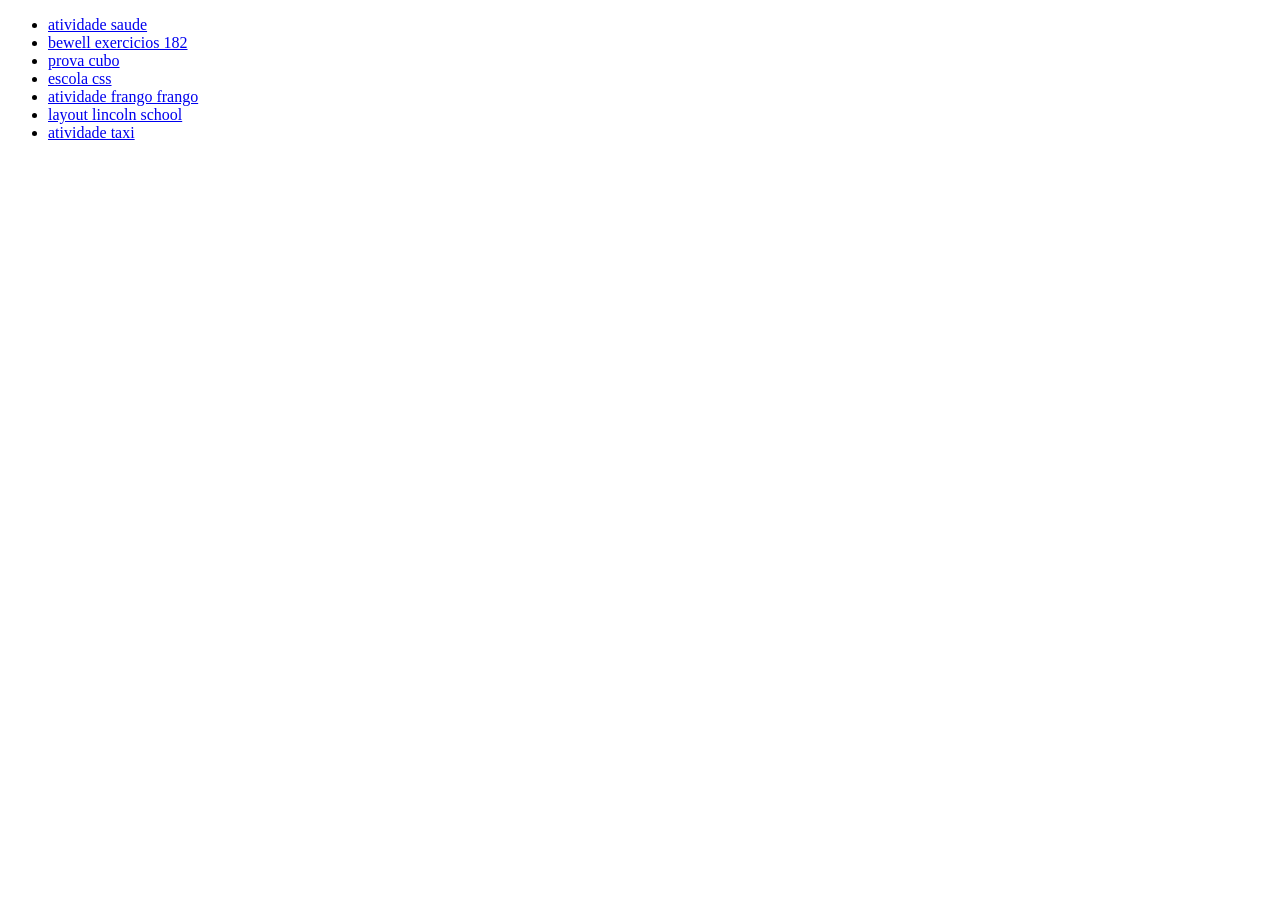
<file: index.html>
<!DOCTYPE html>
<html lang="en">
<head>
    <meta charset="UTF-8">
    <meta name="viewport" content="width=device-width, initial-scale=1.0">
    <title>desweb</title>
</head>
<body>
    <main>
        <ul>
            <li>
                <a href="atv-saudee/">atividade saude </a>
            </li>
            <li>
                <a href="BeWell-exercicios182/">bewell exercicios 182</a>
            </li>
            <li>
                <a href="cubo/">prova cubo</a>
            </li>
            <li>
                <a href="escola css/">escola css</a>
            </li>
            <li>
                <a href="frangofrango/">atividade frango frango</a>
            </li>
            <li>
                <a href="layout-lincolnschool/">layout lincoln school</a>
            </li>
            <li>
                <a href="atv-taxi/">atividade taxi</a>
            </li>
        </ul>
    </main>
</body>
</html>
</file>
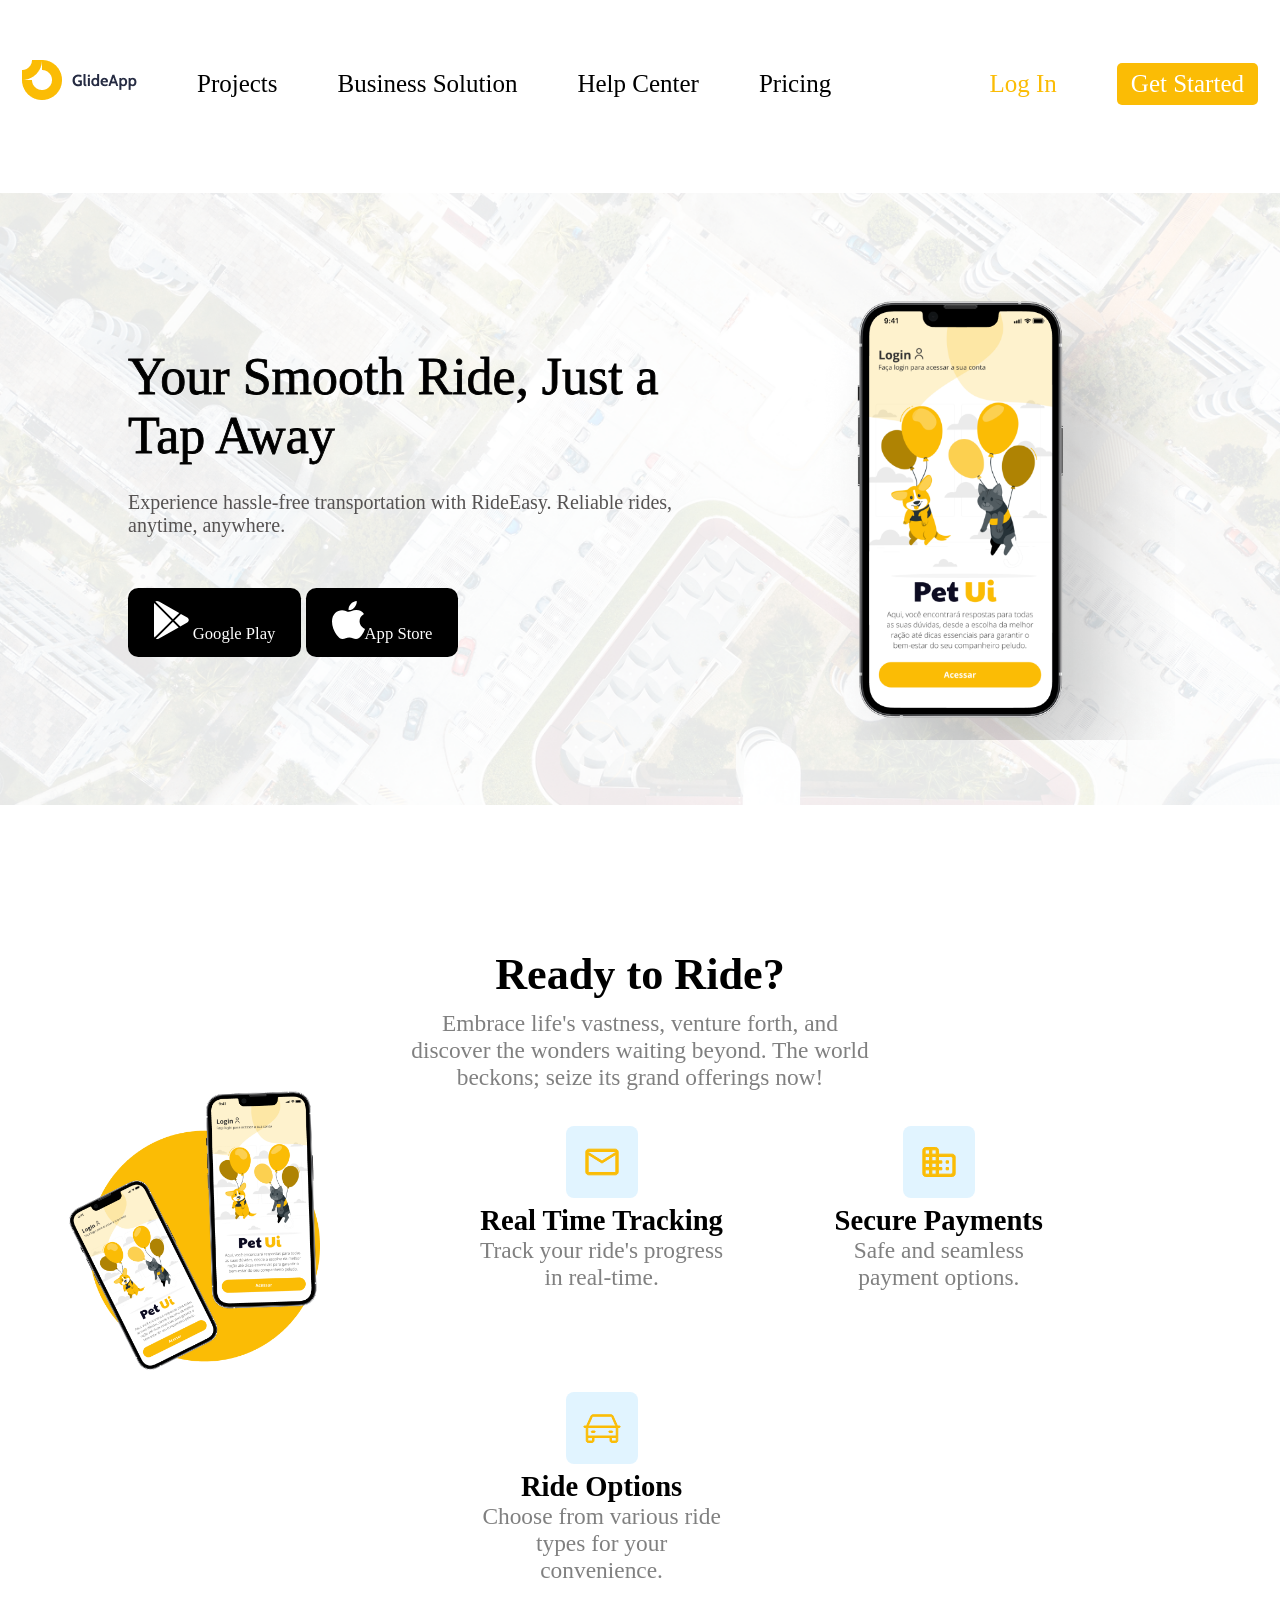
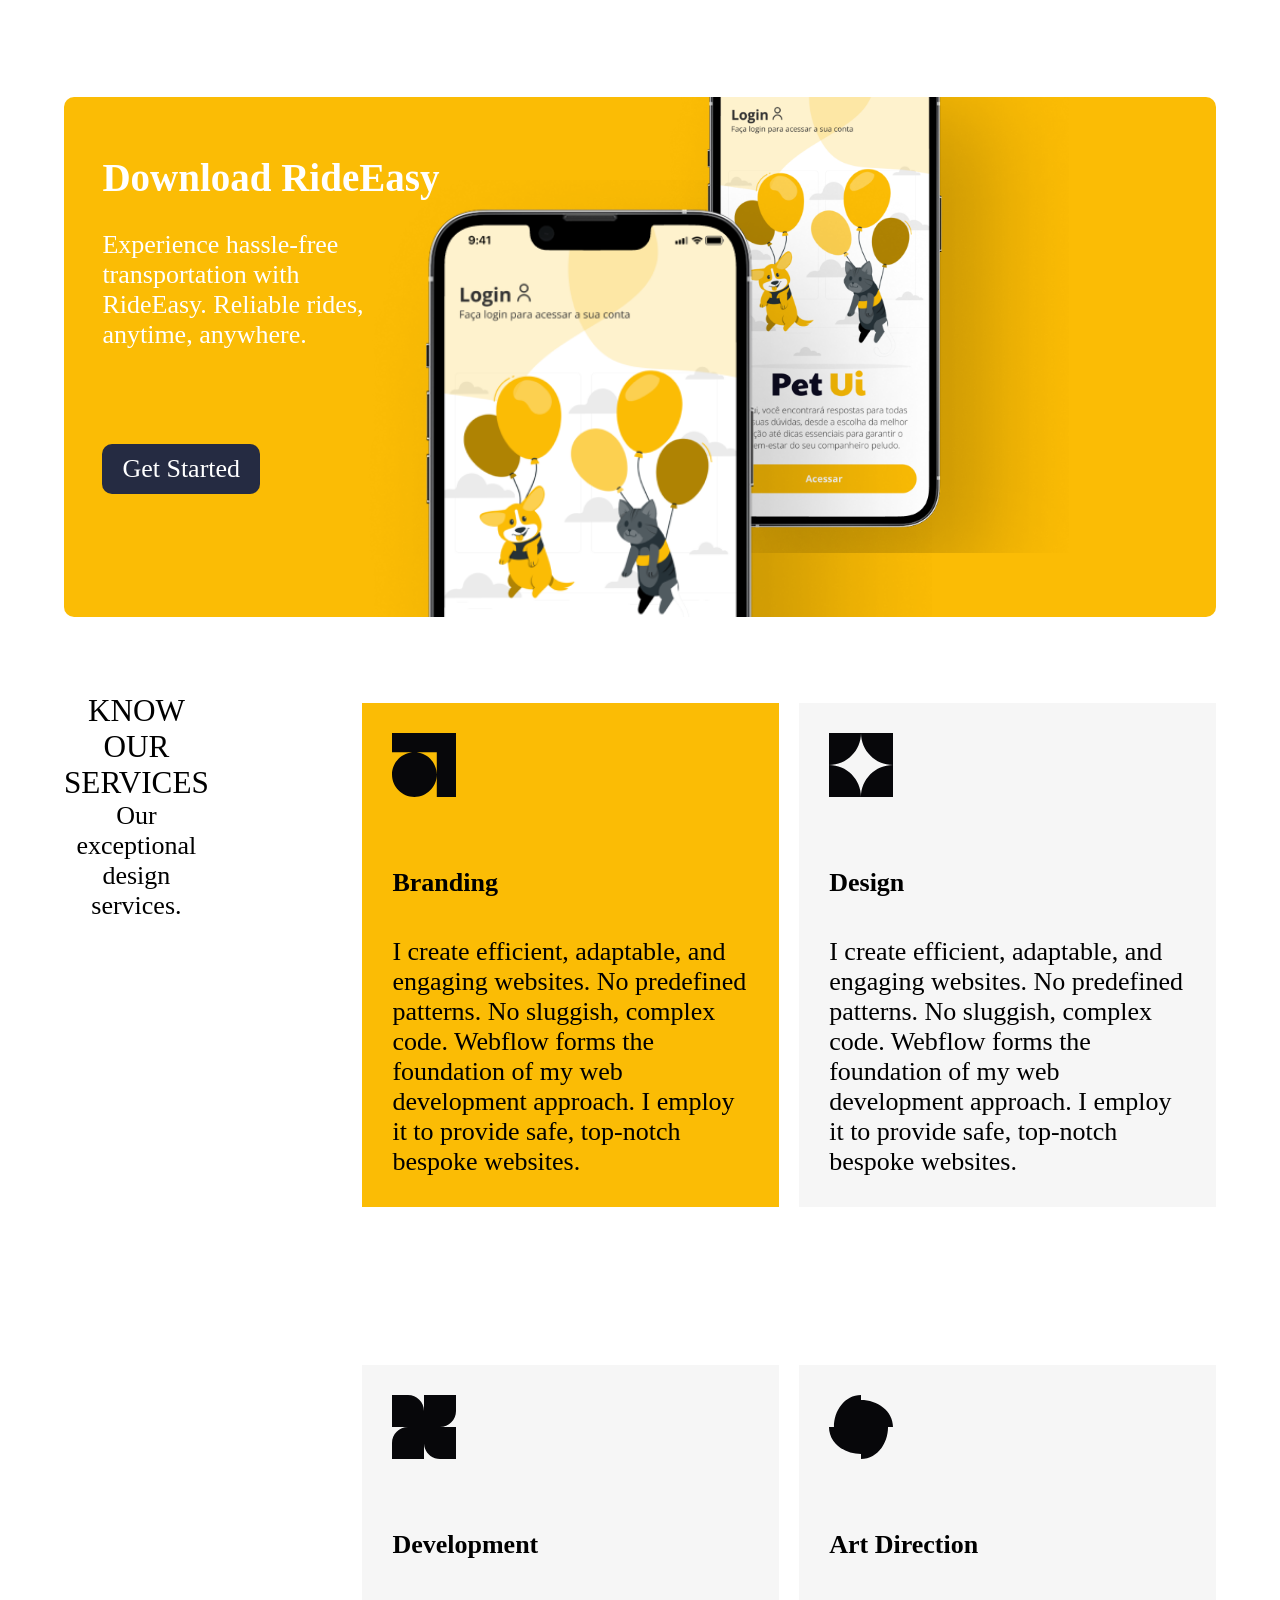
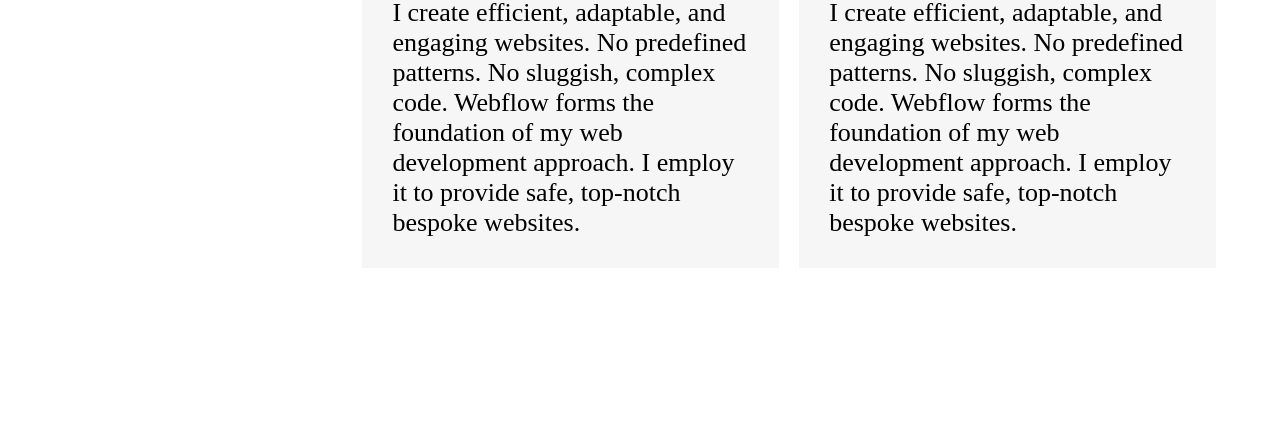
<file: atv-taxi/index.html>
<!doctype html>
<html lang="en">
  <head>
    <meta charset="UTF-8" />
    <meta name="viewport" content="width=device-width, initial-scale=1.0" />
    <title>atv saude</title>
    <link rel="stylesheet" href="css/reset.css" />
    <link rel="stylesheet" href="css/style.css" />
    <link rel="preconnect" href="https://fonts.googleapis.com" />
    <link rel="preconnect" href="https://fonts.gstatic.com" crossorigin />
    <link
      href="https://fonts.googleapis.com/css2?family=Libre+Franklin:ital,wght@0,100..900;1,100..900&display=swap" rel="stylesheet"/>
  </head>
  <body>
    <header>
      <nav>
        <ul>
          <li>
            <a href="index.html"><img src="images/logo-glide-app.png" alt="logo site"></a>
          </li>
          <li>
            <a href="#">Projects</a>
          </li>
          <li>
            <a href="#">Business Solution</a>
          </li>
          <li>
            <a href="#">Help Center</a>
          </li>
          <li>
            <a href="#">Pricing</a>
          </li>
        </ul>
        <ul>
          <li>
            <a href="#" class="login" >Log In</a>
          </li>
          <li>
            <a href="#" class="btn" >Get Started</a>
          </li>
        </ul>
      </nav>
    </header>
    <main>
      <section class="banner">
        <div class="text">
          <h2>
            Your Smooth Ride, Just a Tap Away
          </h2>
          <p>
            Experience hassle-free transportation with RideEasy. Reliable rides, anytime, anywhere.
          </p>
          <p>
            <a href="#"><img src="images/icon-button-google.svg" alt="imagem icone botao google"> <span>Google Play</span></a>
            <a href="#"><img src="images/icon-apple-ios.svg" alt="imagem icone botao apple ios"><span>App Store</span></a>
          </p>
        </div>
        <div class="img">
          <img src="images/iphone-pet-ui.png" alt="icone iphone">
        </div>
      </section>
      <section class="ready">
        <h2>
          Ready to Ride?
        </h2>
        <p>
          Embrace life's vastness, venture forth, and discover the wonders waiting beyond. The world beckons; seize its grand offerings now!
        </p>
        <div>
          <div class="img">
            <img src="images/smartphones-pet-uis.png" alt="telas do aplicativo">
          </div>
          <div class="lista">
            <ul>
              <li>
                <img src="images/icon-back-blue-letter.svg" alt="icone carta">
                <h3>
                  Real Time Tracking
                </h3>
                <p>
                  Track your ride's progress in real-time.
                </p>
              </li>
              <li>
                <img src="images/icon-back-blue-building.svg" alt="icone predio">
                <h3>
                  Secure Payments
                </h3>
                <p>
                  Safe and seamless payment options.
                </p>
              </li>
              <li>
                <img src="images/icon-back-blue-car.svg" alt="icone carro">
                <h3>
                  Ride Options
                </h3>
                <p>
                  Choose from various ride types for your convenience.
                </p>
              </li>
            </ul>
          </div>
        </div>
      </section>
      <section class="download">
        <h2>
          Download RideEasy
        </h2>
        <p>
          Experience hassle-free transportation with RideEasy. Reliable rides, anytime, anywhere.
        </p>
        <p>
          <a href="#">Get Started</a>
        </p>
      </section>
      <section class="services">
        <div class="text">
          <h2>
            KNOW OUR SERVICES
          </h2>
          <p>
            Our exceptional design services.
          </p>
        </div>
        <div class="list">
          <ul>
            <li class="destaque">
              <img src="images/icon-brading.svg" alt="icone branding">
              <h3>
                Branding
              </h3>
              <p>
                I create efficient, adaptable, and engaging websites. No predefined patterns. No sluggish, complex code. Webflow forms the foundation of my web development approach. I employ it to provide safe, top-notch bespoke websites.
              </p>
            </li>
            <li>
              <img src="images/icon-design.svg" alt="icone design">
              <h3>
                Design
              </h3>
              <p>
                I create efficient, adaptable, and engaging websites. No predefined patterns. No sluggish, complex code. Webflow forms the foundation of my web development approach. I employ it to provide safe, top-notch bespoke websites.
              </p>
            </li>
            <li>
              <img src="images/icon-development.svg" alt="icone development">
              <h3>
                Development
              </h3>
              <p>
                I create efficient, adaptable, and engaging websites. No predefined patterns. No sluggish, complex code. Webflow forms the foundation of my web development approach. I employ it to provide safe, top-notch bespoke websites.
              </p>
            </li>
            <li>
              <img src="images/icon-art.svg" alt="icone art directon">
              <h3>
                Art Direction
              </h3>
              <p>
                I create efficient, adaptable, and engaging websites. No predefined patterns. No sluggish, complex code. Webflow forms the foundation of my web development approach. I employ it to provide safe, top-notch bespoke websites.
              </p>
            </li>
          </ul>
        </div>
      </section>
    </main>
    <footer>

    </footer>
  </body>
</html>
</file>
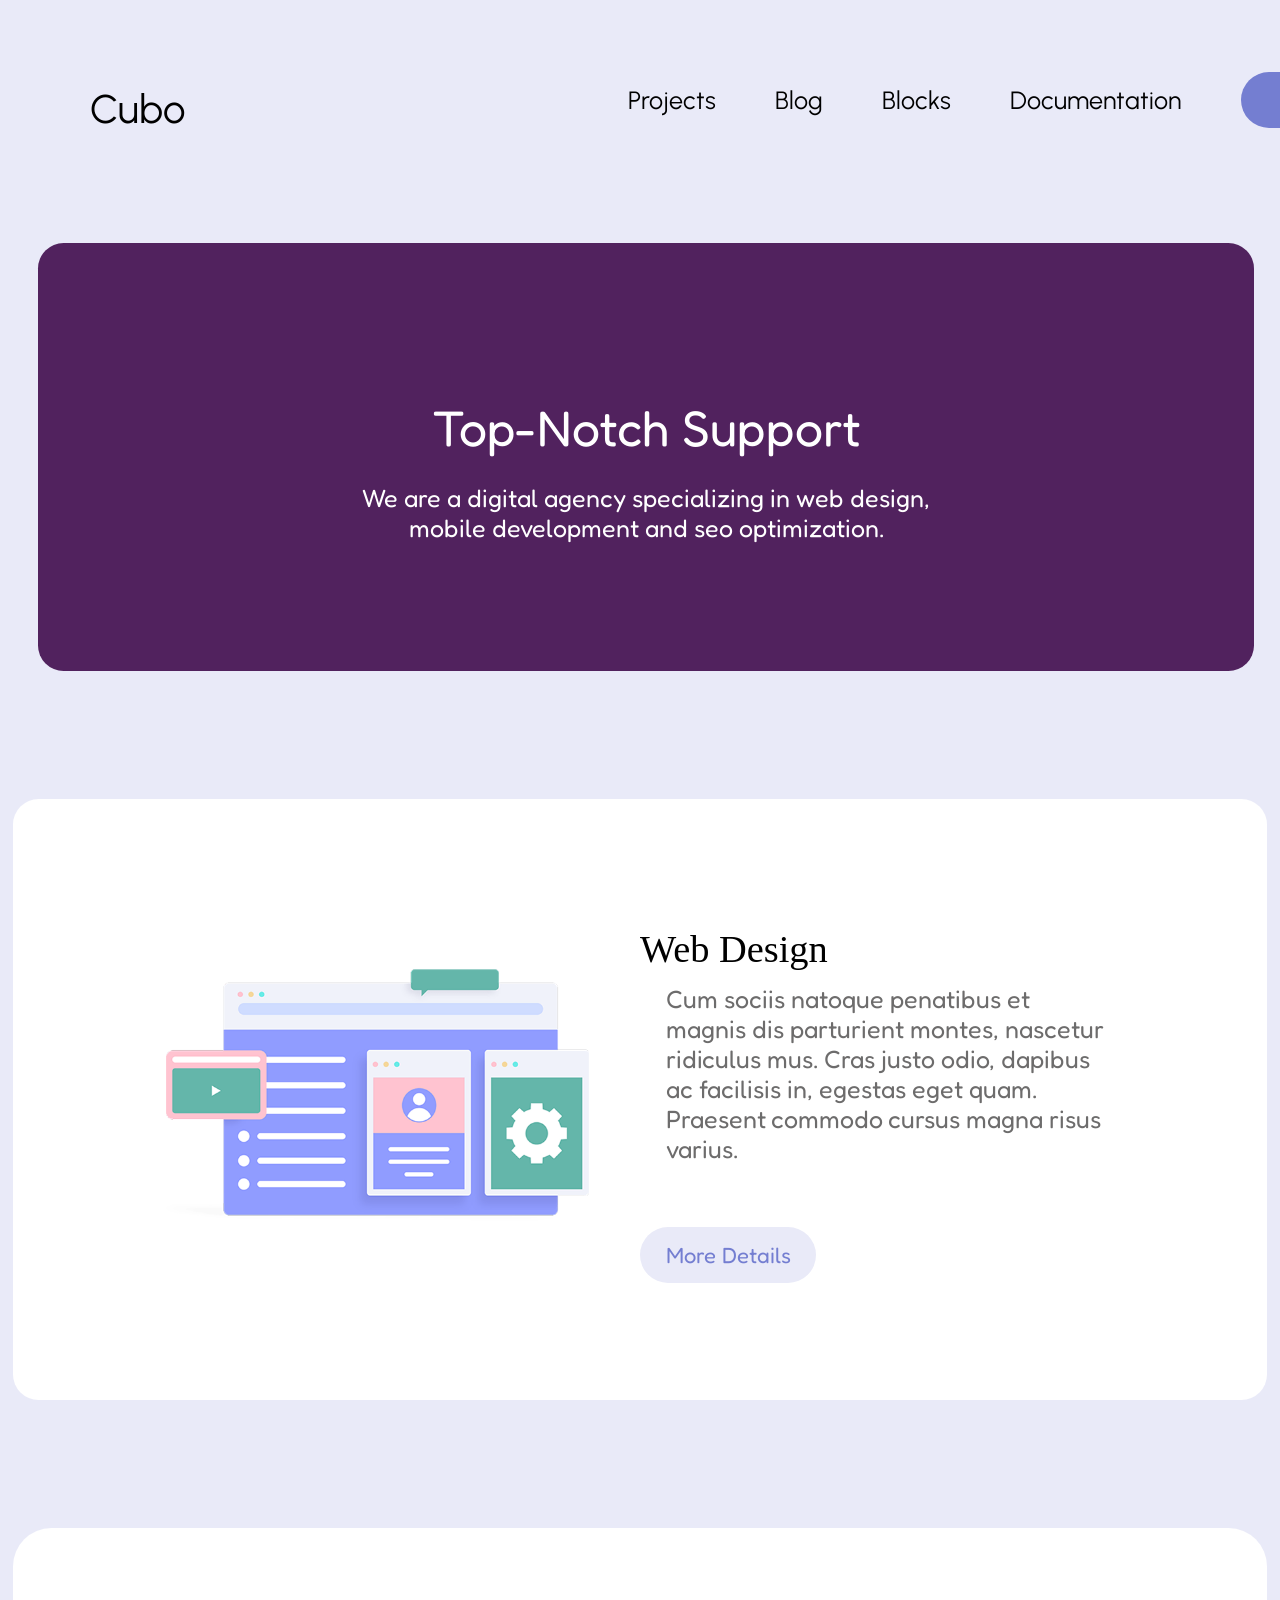
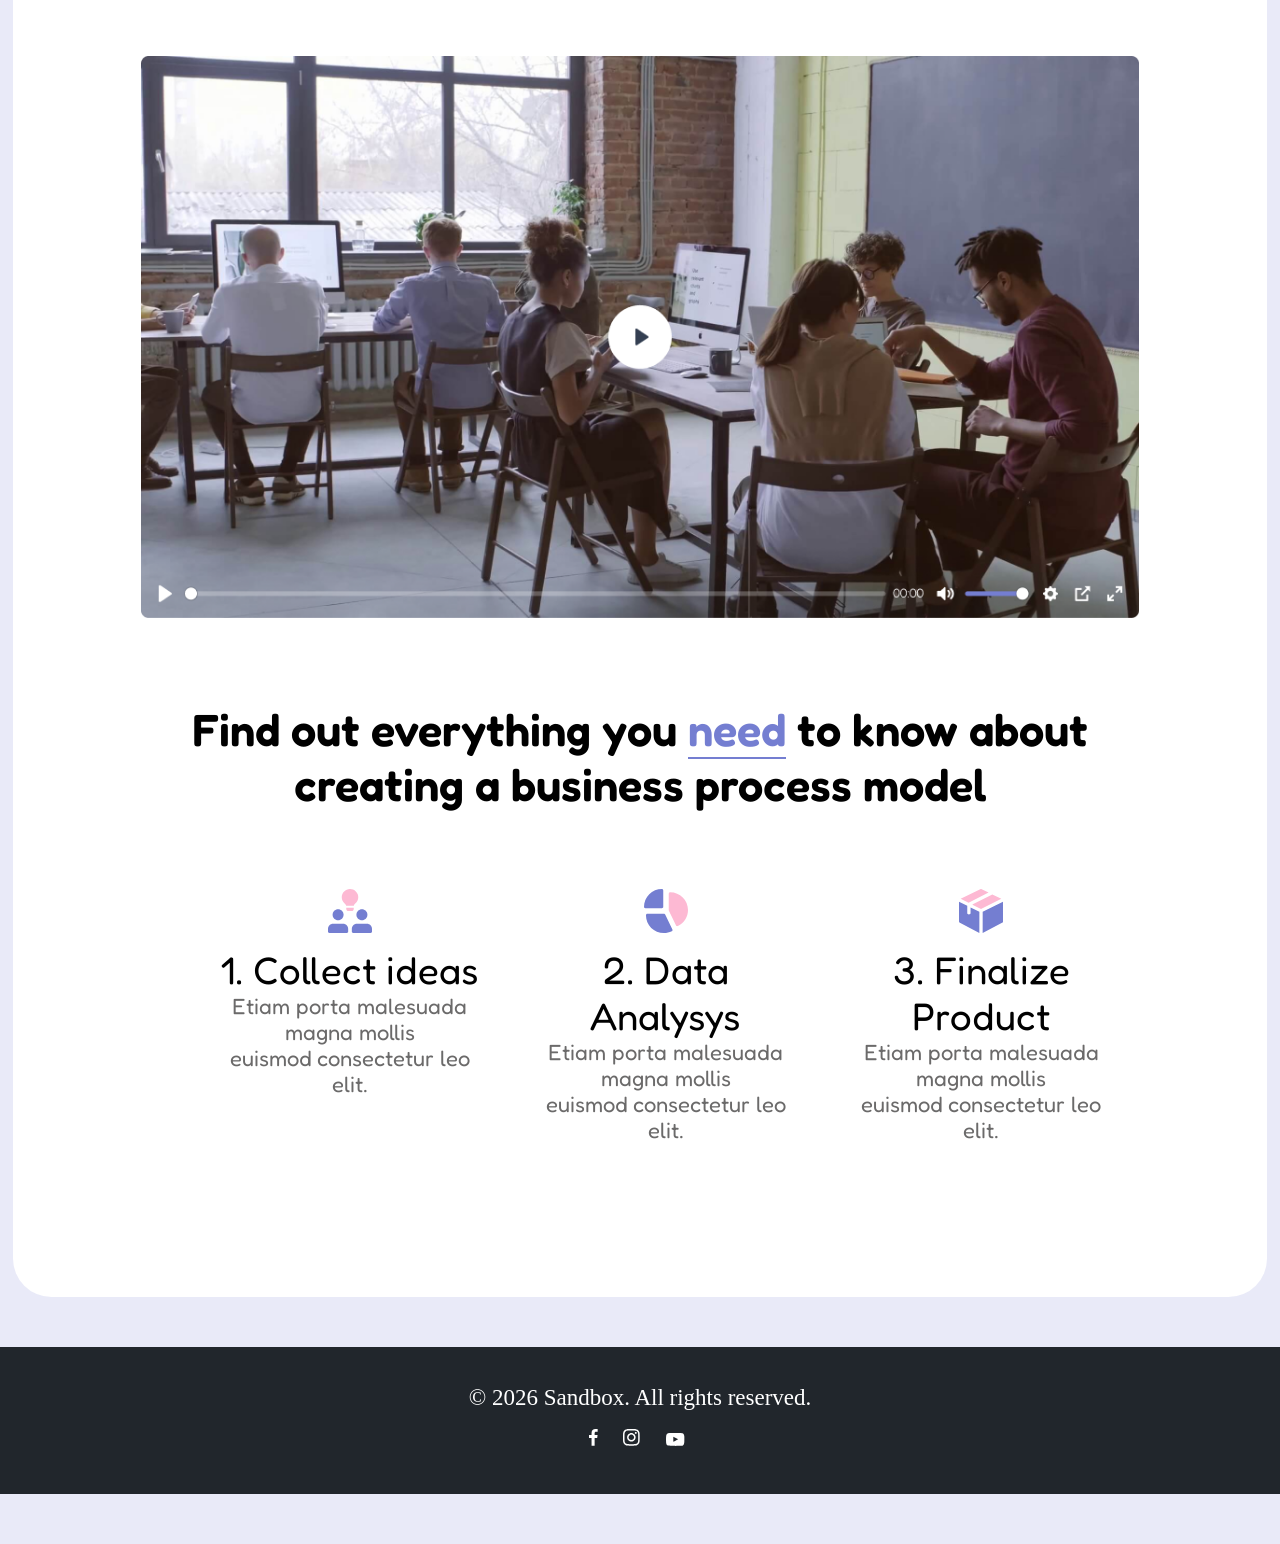
<file: cubo/index.html>
<!doctype html>
<html lang="en">
  <head>
    <meta charset="UTF-8" />
    <meta name="viewport" content="width=device-width, initial-scale=1.0" />
    <title>Document</title>
    <link rel="stylesheet" href="css/reset.css" />
    <link rel="stylesheet" href="css/style.css" />
  </head>
  <body>
    <header>
      <nav>
        <ul>
            <li>
                <a href="index.html" class="logo">Cubo</a>
            </li>
          <li>
            <a href="#">Projects</a>
          </li>
          <li>
            <a href="#">Blog</a>
          </li>
          <li>
            <a href="#">Blocks</a>
          </li>
          <li>
            <a href="#">Documentation</a>
          </li>
          <li>
            <a href="#" class="contact">Contact</a>
          </li>
        </ul>
      </nav>
    </header>
    <main>
      <section class="banner">
        <h1>Top-Notch Support</h1>
        <p>
          We are a digital agency specializing in web design, <br> mobile development
          and seo optimization.
        </p>
      </section>
      <section class="webdesign">
        <div class="imagem">
          <img src="images/web-design-cubo.png" alt="web design cubo" />
        </div>
        <div class="texto">
          <h2>Web Design</h2>
          <p>
            Cum sociis natoque penatibus et magnis dis parturient montes,
            nascetur ridiculus mus. Cras justo odio, dapibus ac facilisis in,
            egestas eget quam. Praesent commodo cursus magna risus varius.
          </p>
          <a href="#">More Details</a>
        </div>
      </section>
      <section class="processo">
        <img src="images/video-cubo.png" alt="vídeo cubo" />
        <h2>
          Find out everything you <span>need</span> to know about <br> creating a
          business process model
        </h2>
        <ul>
          <li>
            <img
              src="images/icone-collect-ideas.svg"
              alt="collect ideas ícone"
            />
            <h3>1. Collect ideas</h3>
            <p>
              Etiam porta malesuada magna mollis <br />
              euismod consectetur leo elit.
            </p>
          </li>
          <li>
            <img
              src="images/icone-data-analysis.svg"
              alt="data analysis ícone"
            />
            <h3>2. Data Analysys</h3>
            <p>
              Etiam porta malesuada magna mollis <br />
              euismod consectetur leo elit.
            </p>
          </li>
          <li>
            <img
              src="images/icone-finalize-product.svg"
              alt="finalize product ícone"
            />
            <h3>3. Finalize Product</h3>
            <p>
              Etiam porta malesuada magna mollis <br />
              euismod consectetur leo elit.
            </p>
          </li>
        </ul>
      </section>
    </main>
    <footer>
      <p>
        © 2026 Sandbox. All rights reserved.
     </p>
     <ul>
        <li>
            <a href="#"><img src="images/facebook.svg" alt="ícone facebook"></a>
        </li>
        <li>
            <a href="#"><img src="images/instagram.svg" alt="ícone instagram"></a>
        </li>
        <li>
            <a href="#"><img src="images/youtube.svg" alt="ícone youtube"></a>
        </li>

     </ul>
    </footer>
  </body>
</html>
</file>
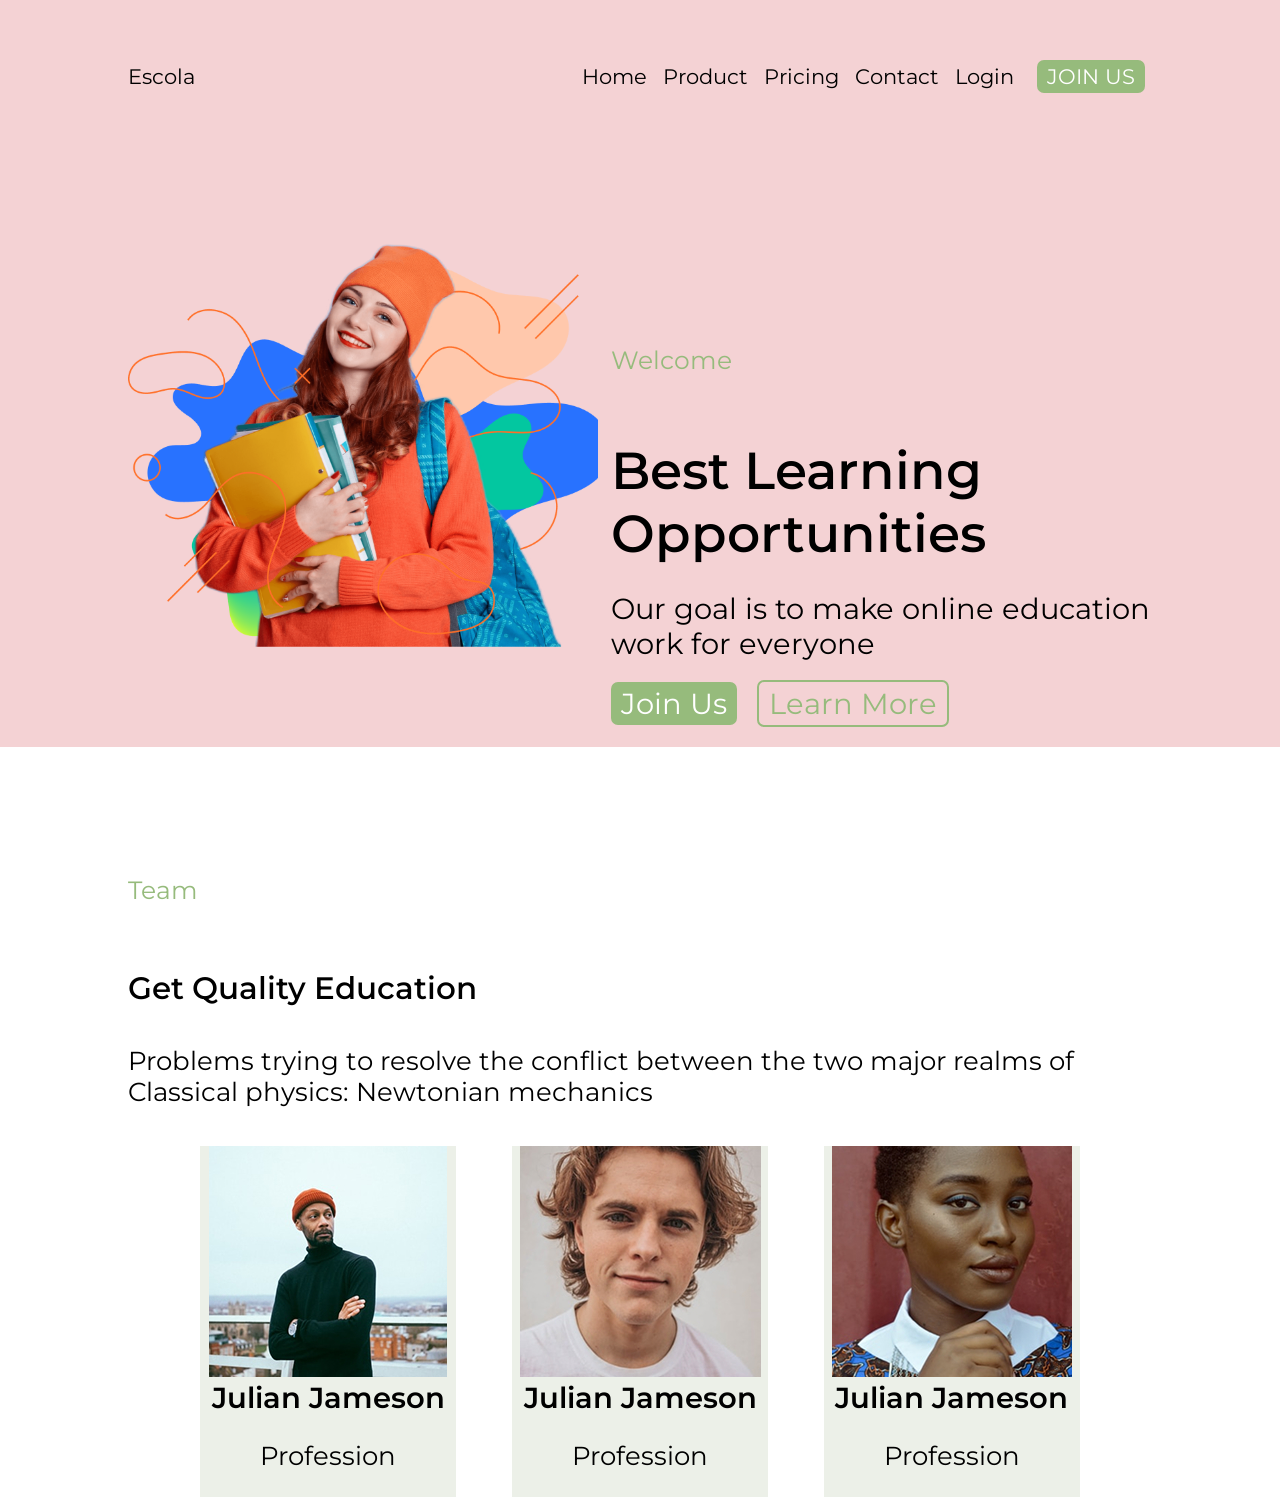
<file: escola css/index.html>
<!DOCTYPE html>
<html lang="en">

<head>
    <meta charset="UTF-8">
    <meta name="viewport" content="width=device-width, initial-scale=1.0">
    <title>primeira página</title>
    <link rel="preconnect" href="https://fonts.googleapis.com">
    <link rel="preconnect" href="https://fonts.gstatic.com" crossorigin>
    <link href="https://fonts.googleapis.com/css2?family=Montserrat:ital,wght@0,100..900;1,100..900&display=swap"
        rel="stylesheet">
    <link rel="stylesheet" href="CSS/reset.css">
    <link rel="stylesheet" href="CSS/style.css">
</head>

<body>
    <header>
        <h1>
            <a href="index.html">Escola</a>
        </h1>
        <nav>
            <ul>
                <li>
                    <a href="index.html">Home</a>
                </li>
                <li>
                    <a href="#">Product</a>
                </li>
                <li>
                    <a href="#">Pricing</a>
                </li>
                <li>
                    <a href="#">Contact</a>
                </li>
                <li>
                    <a href="Login">Login</a>
                </li>
                <li>
                    <a href="#" class="btn">JOIN US</a>
                </li>
            </ul>
        </nav>
    </header>
    <main>
        <section class="banner">
            <div>
                <img src="images/menina2.png" alt="fofa">
            </div>
            <div>
                <h3>
                    Welcome
                </h3>
                <h2>
                    Best Learning Opportunities
                </h2>
                <p>
                    Our goal is to make online education work for everyone
                </p>
                <p>
                    <a href="#" class="btn">Join Us</a>
                    <a href="#" class="btn-border">Learn More</a>
                </p>
            </div>
        </section>
        <section class="team">
            <h3>
                Team
            </h3>
            <h2>
                Get Quality Education
            </h2>
            <p>
                Problems trying to resolve the conflict between
                the two major realms of Classical physics: Newtonian mechanics
            </p>
            <ul>
                <li>
                    <img src="images/homemempe.jpg" alt="homem em pé">
                    <h4>
                        Julian Jameson
                    </h4>
                    <p>
                        Profession
                    </p>
                </li>
                <li>
                    <img src="images/caraloiro.jpg" alt="cara loiro">
                    <h4>
                        Julian Jameson
                    </h4>
                    <p>
                        Profession
                    </p>
                </li>
                <li>
                    <img src="images/rostomulher.jpg" alt="mulher rosto">
                    <h4>
                        Julian Jameson
                    </h4>
                    <p>
                        Profession
                    </p>
                </li>
            </ul>
        </section>
    </main>
</body>

</html>
</file>
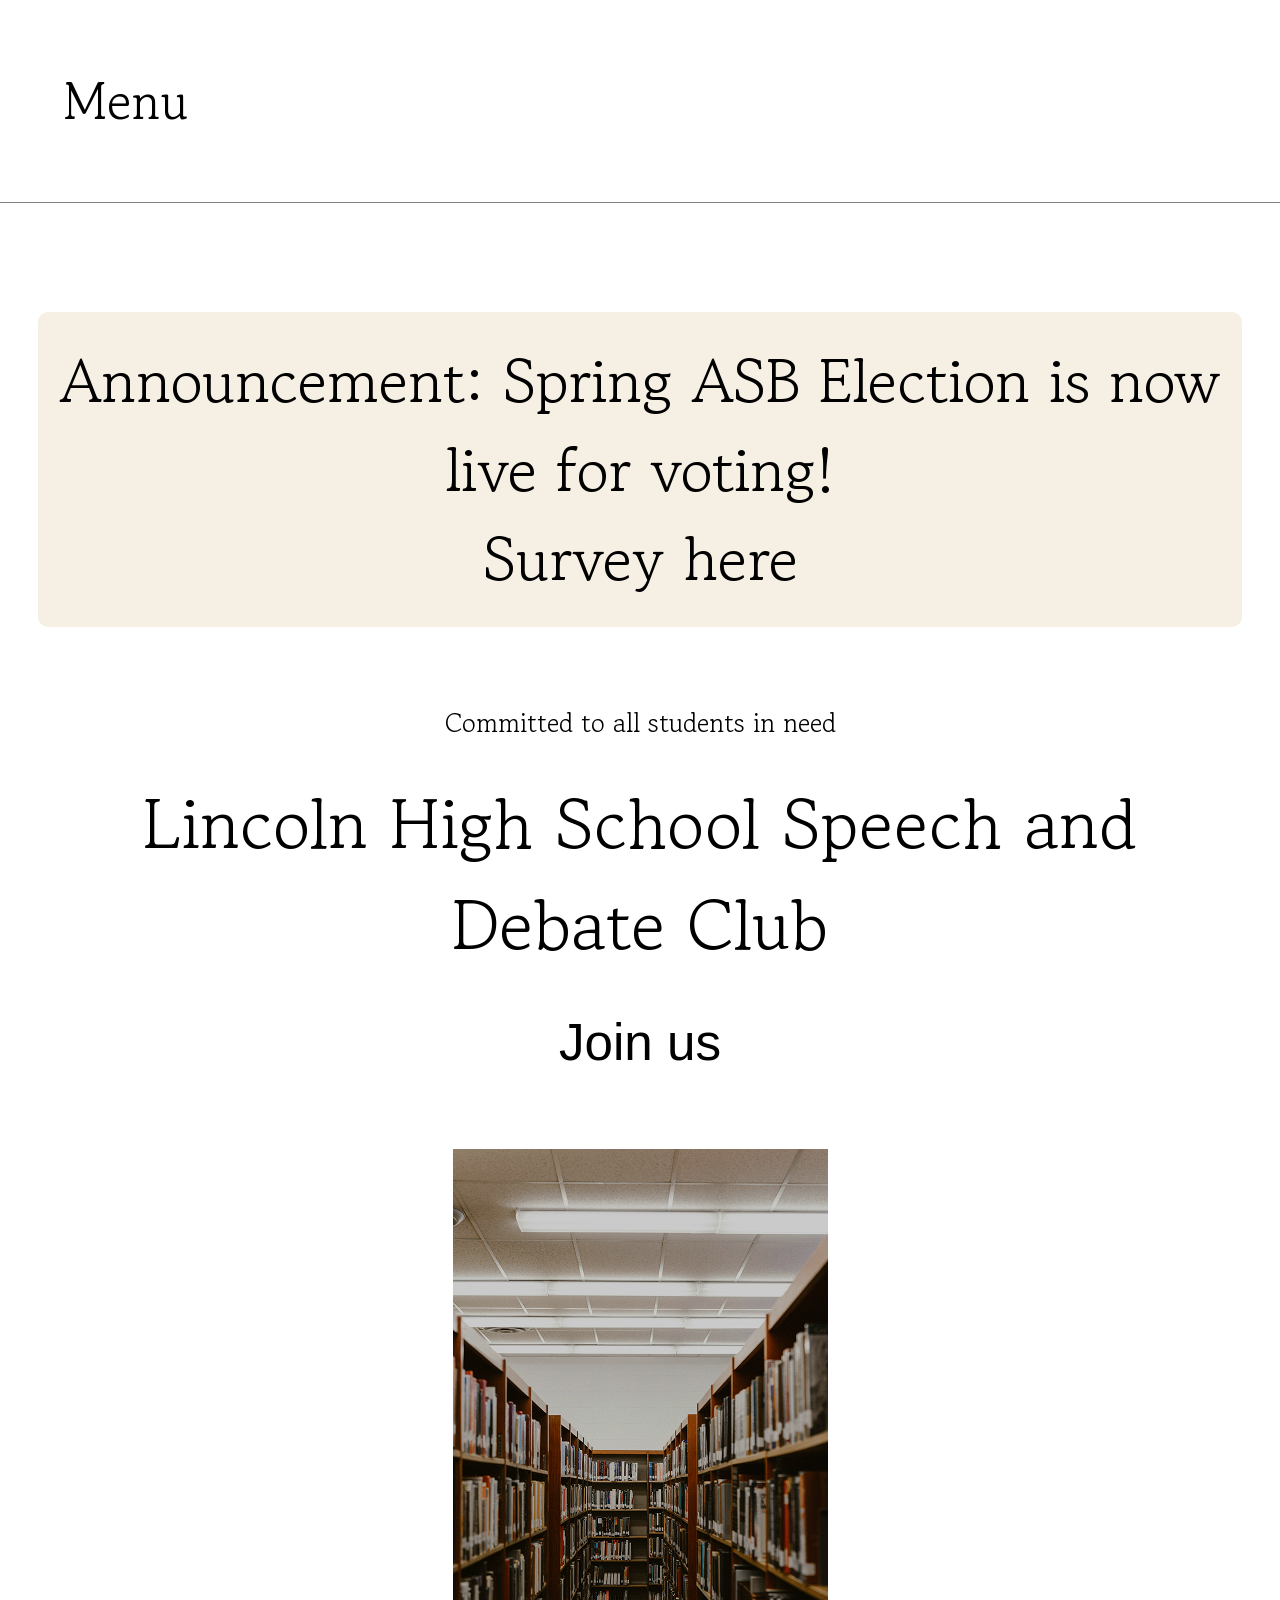
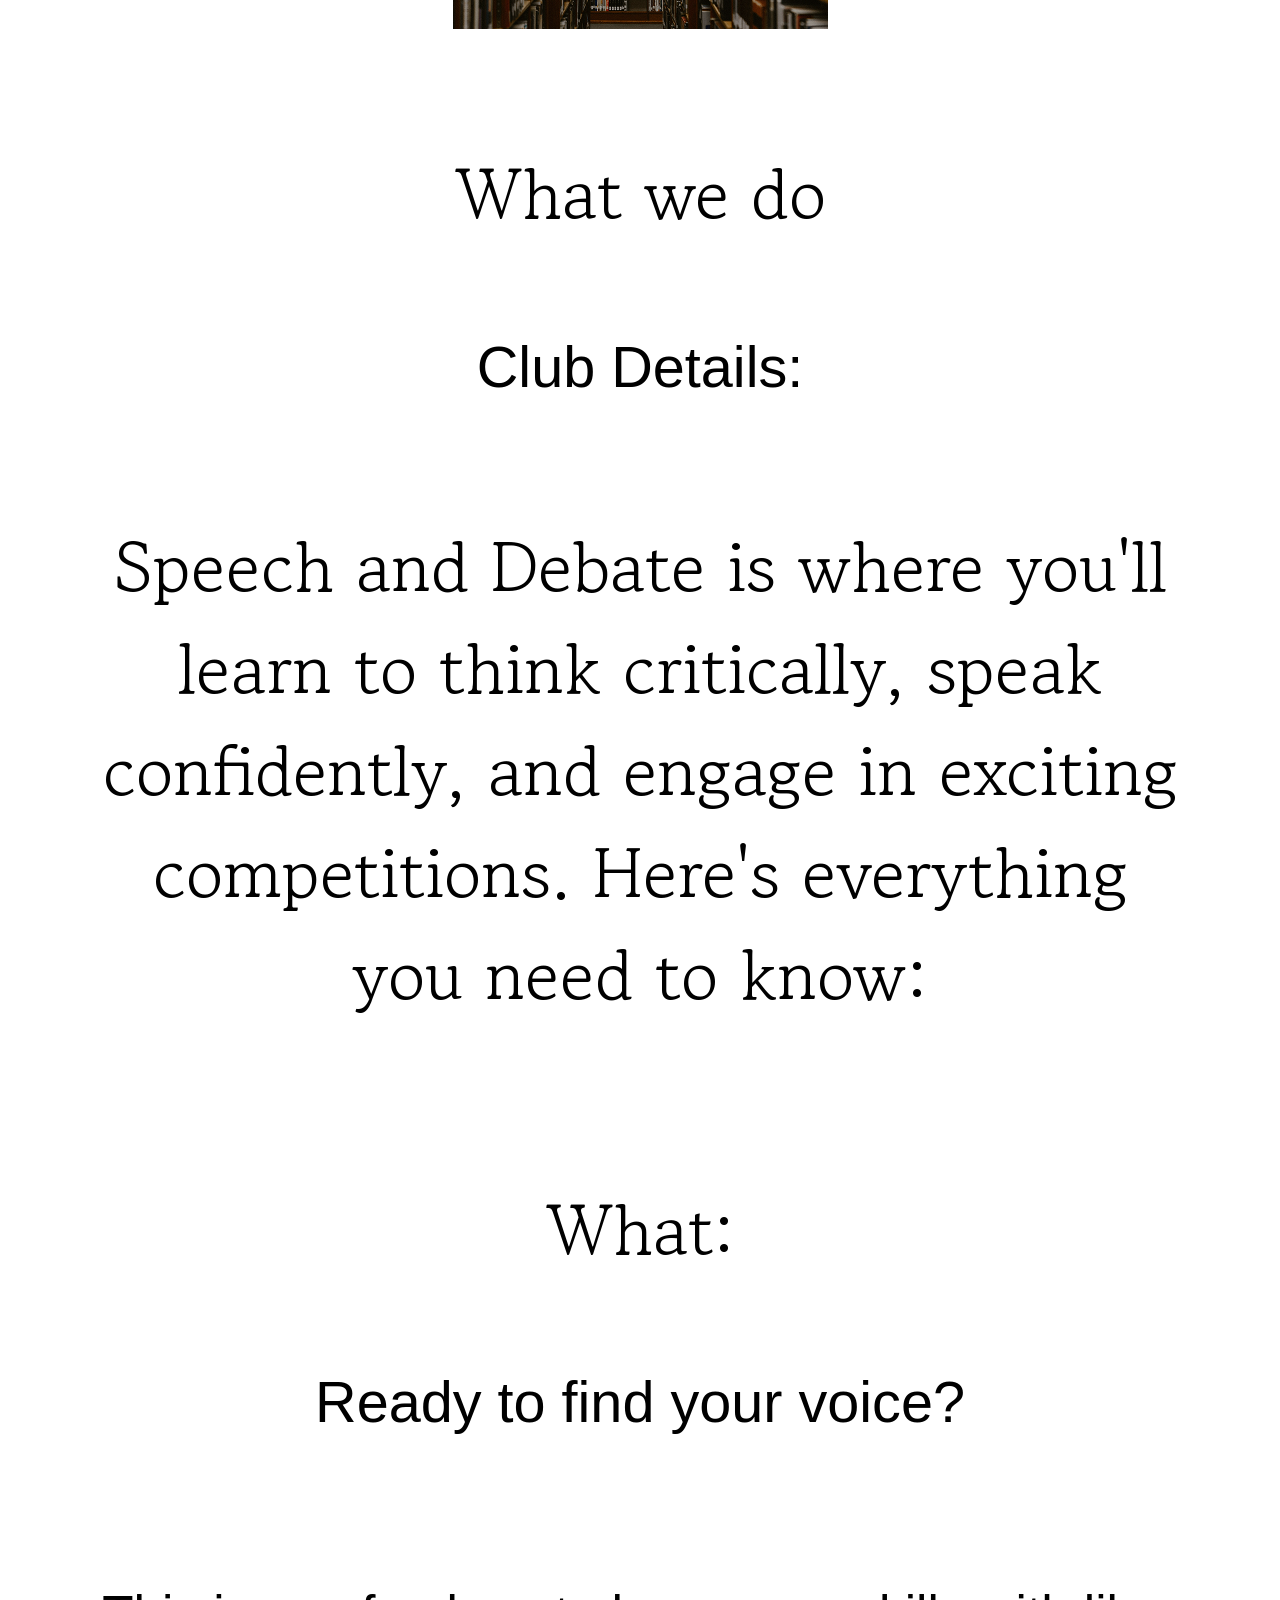
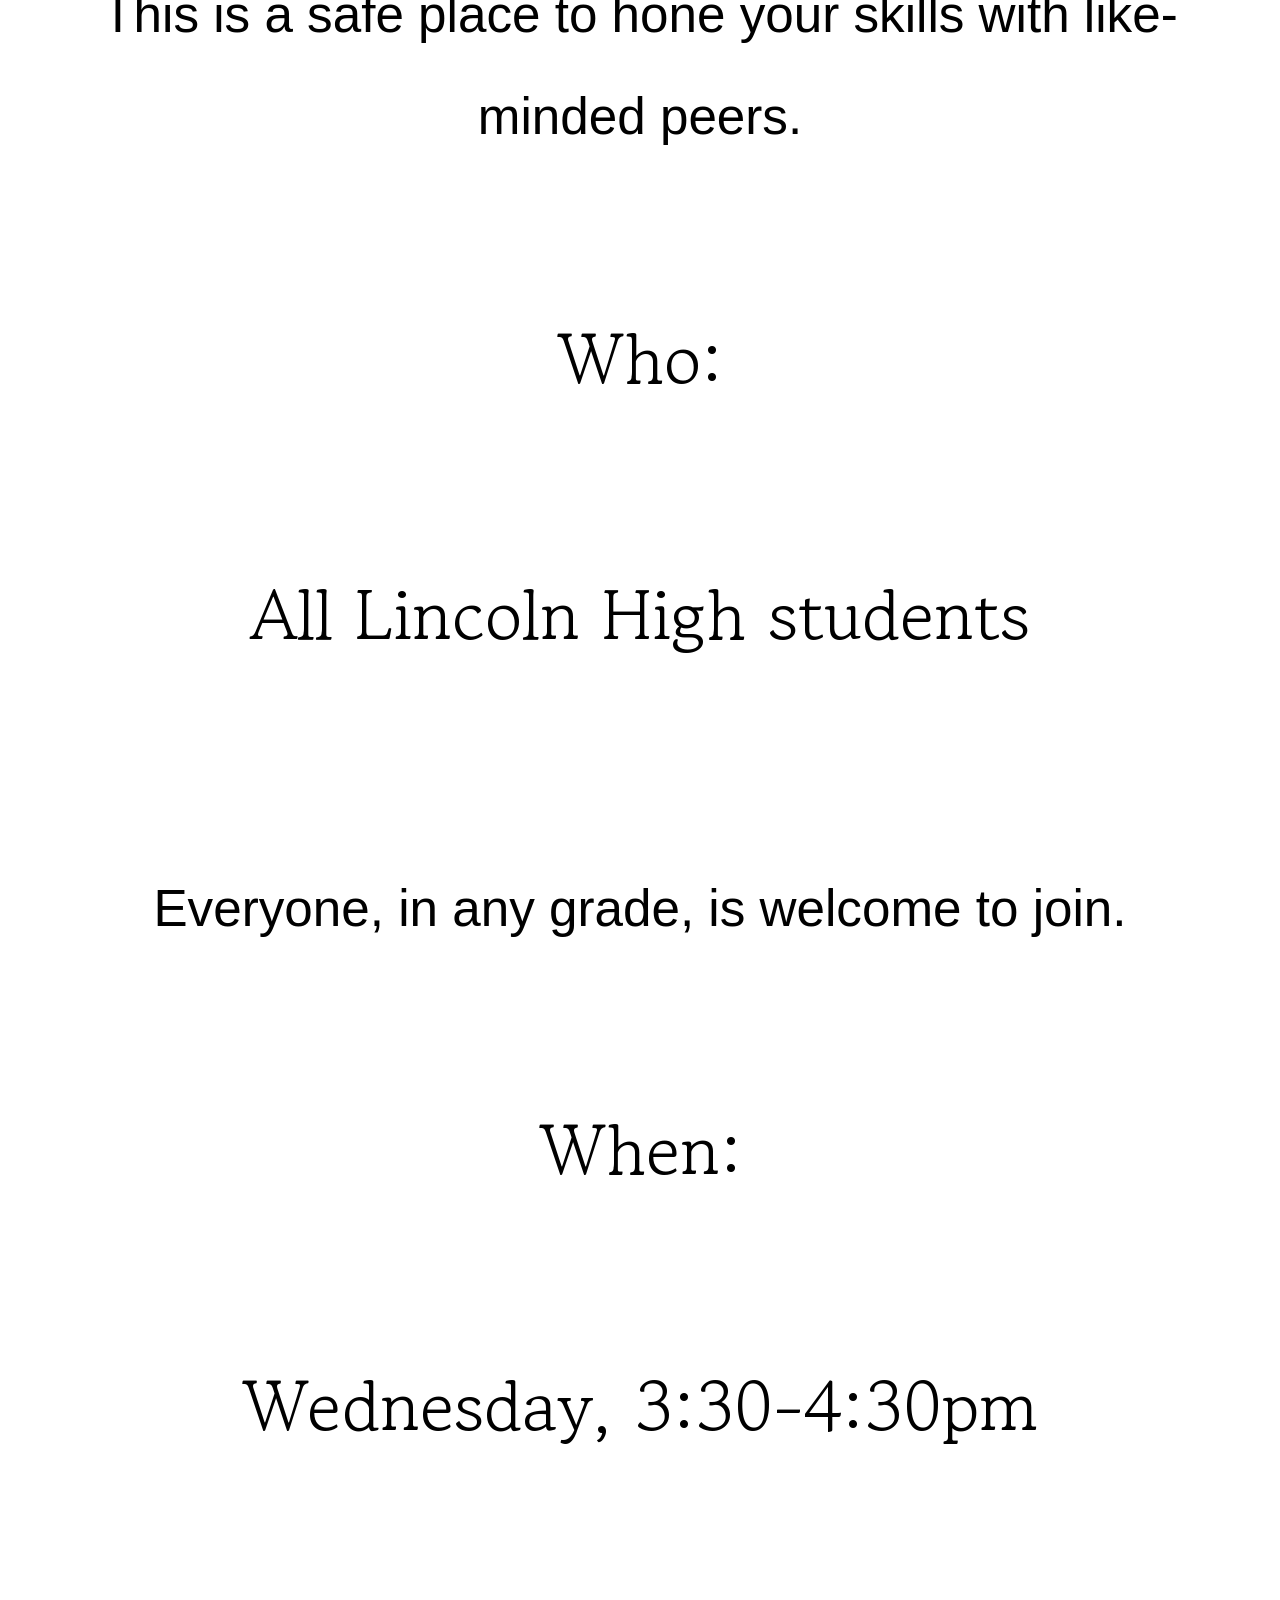
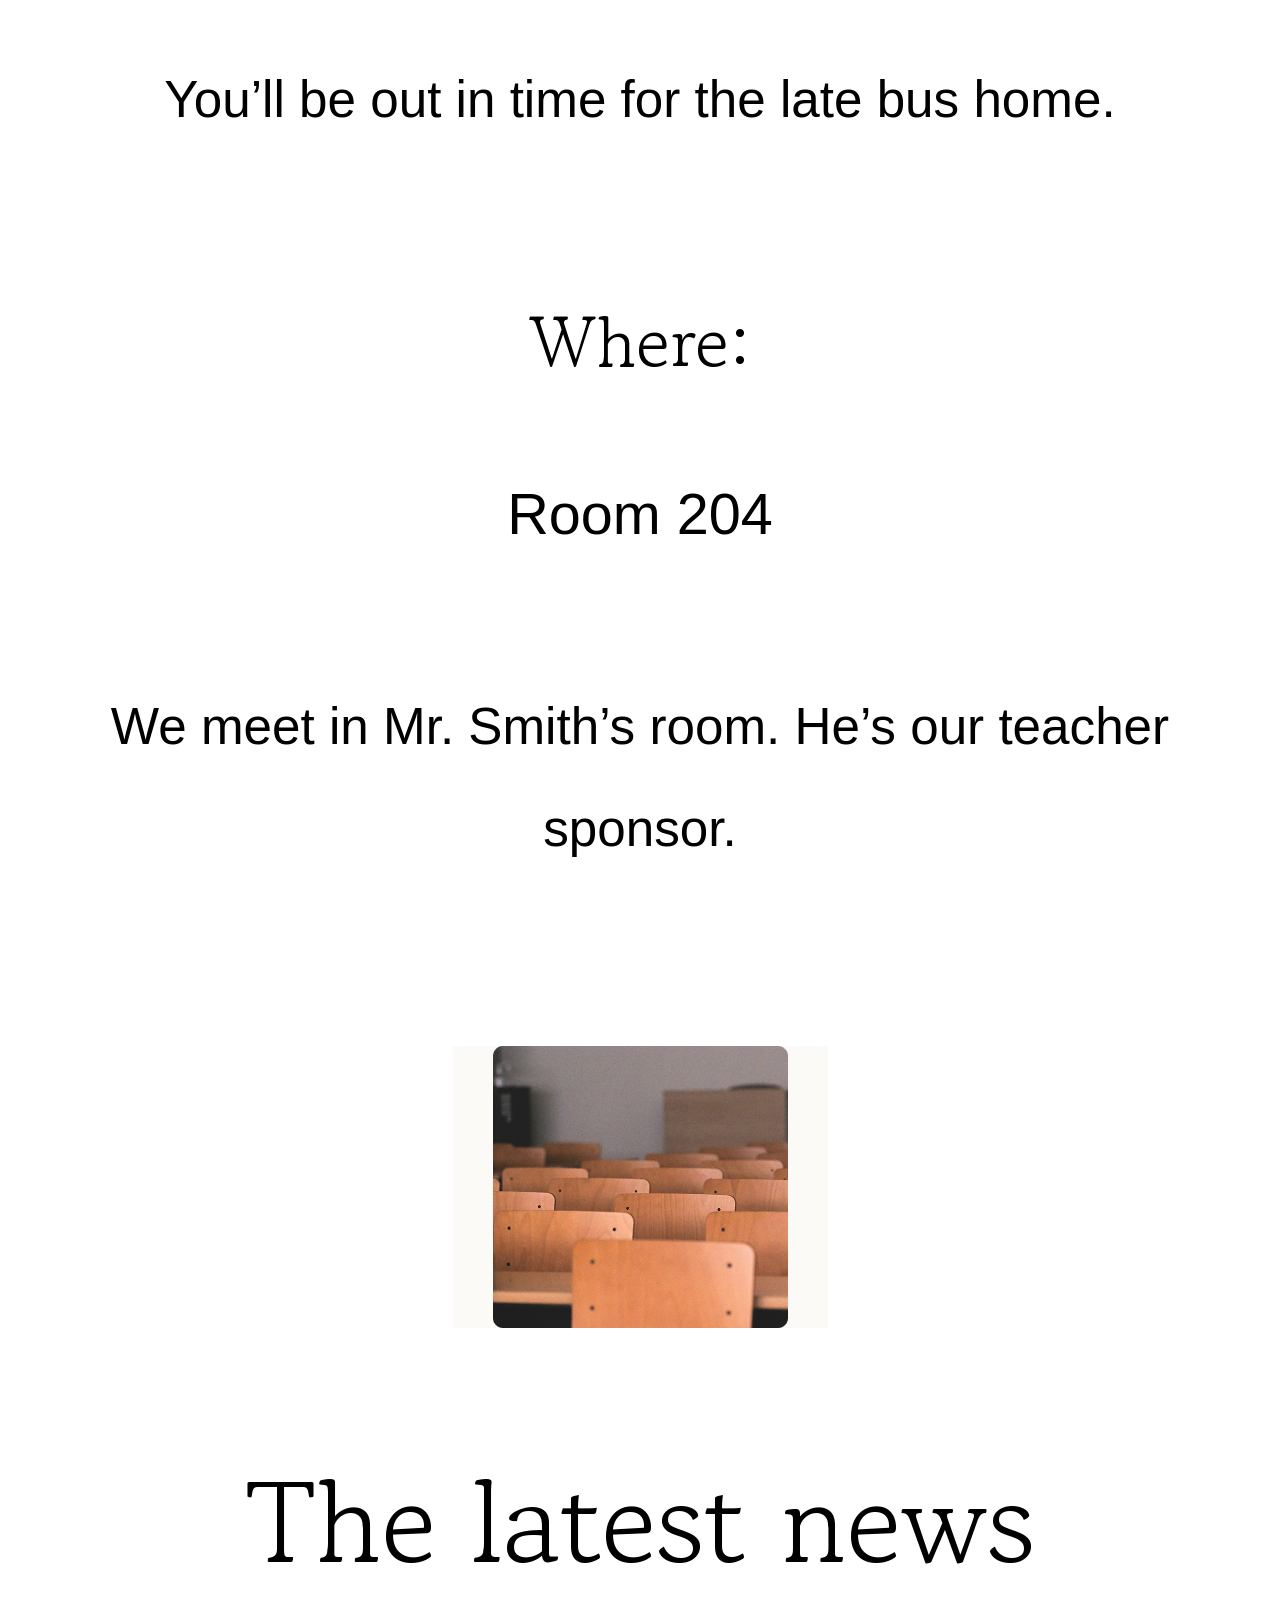
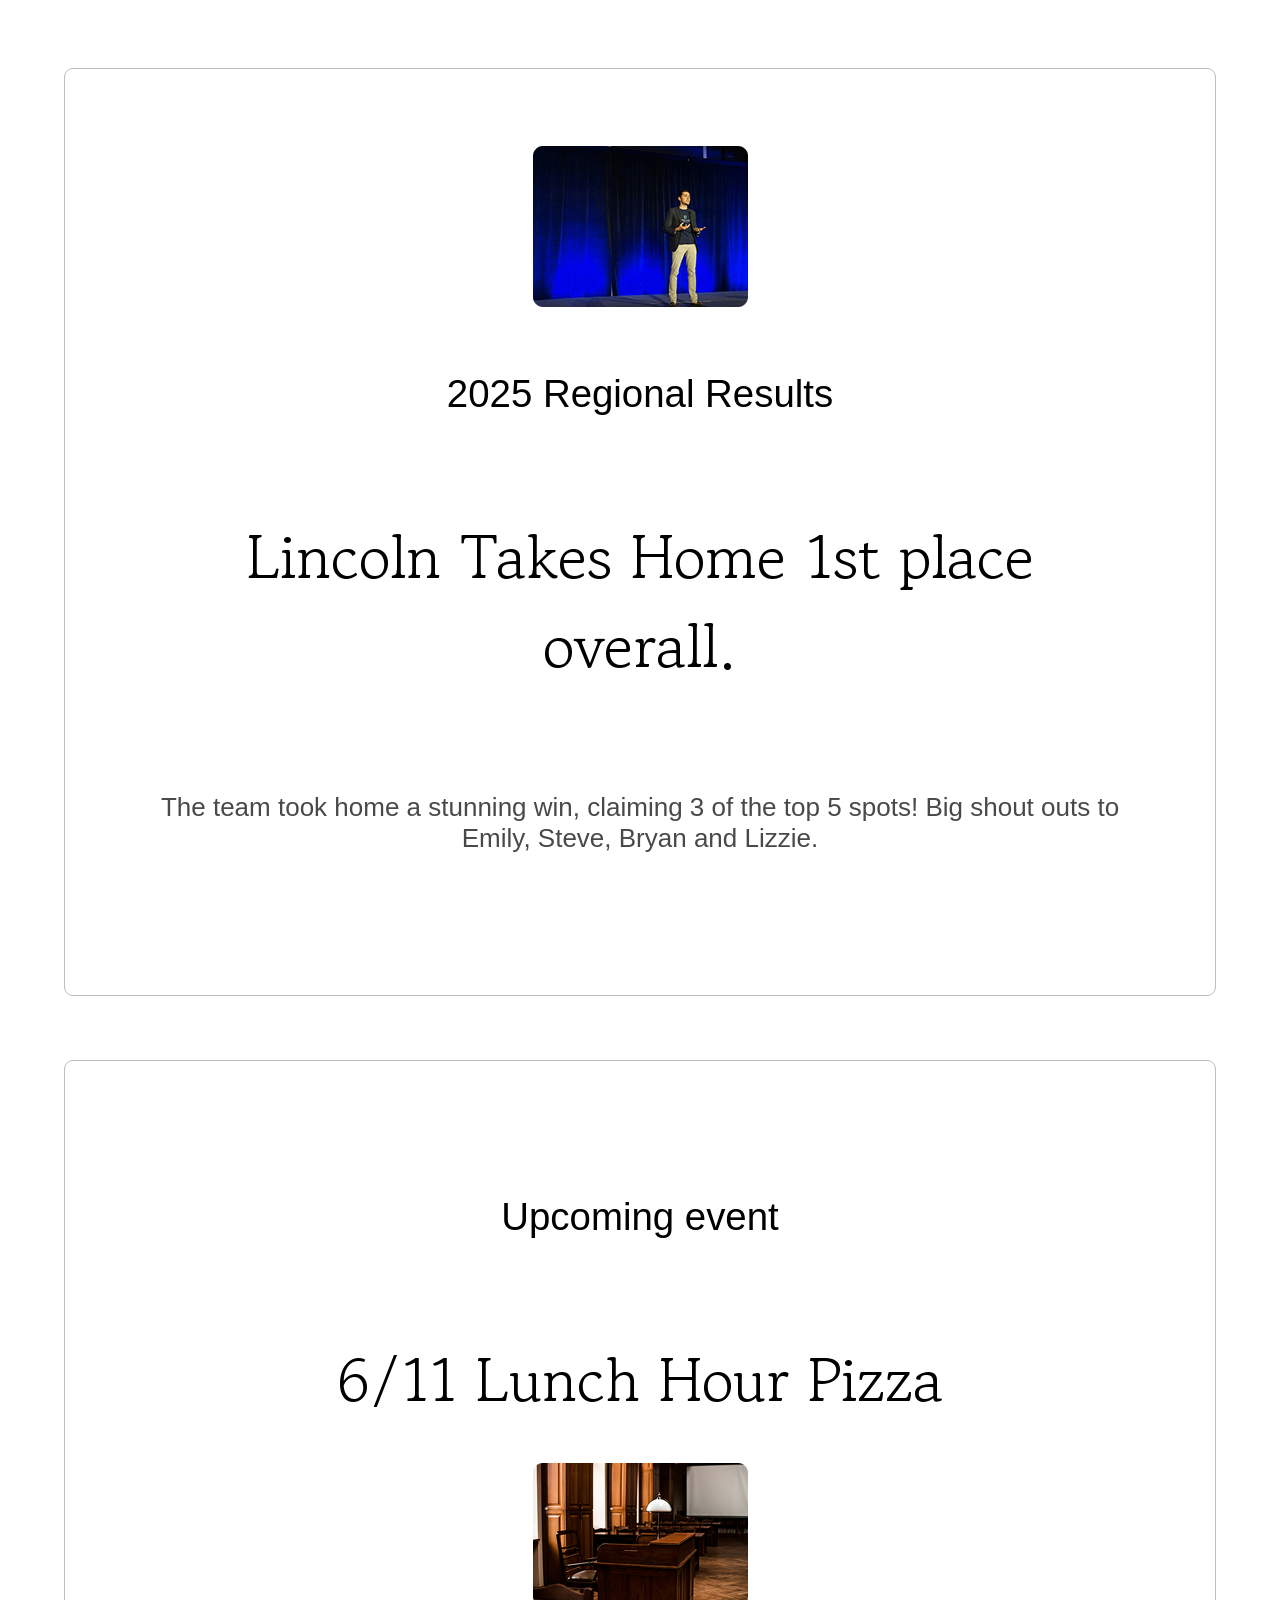
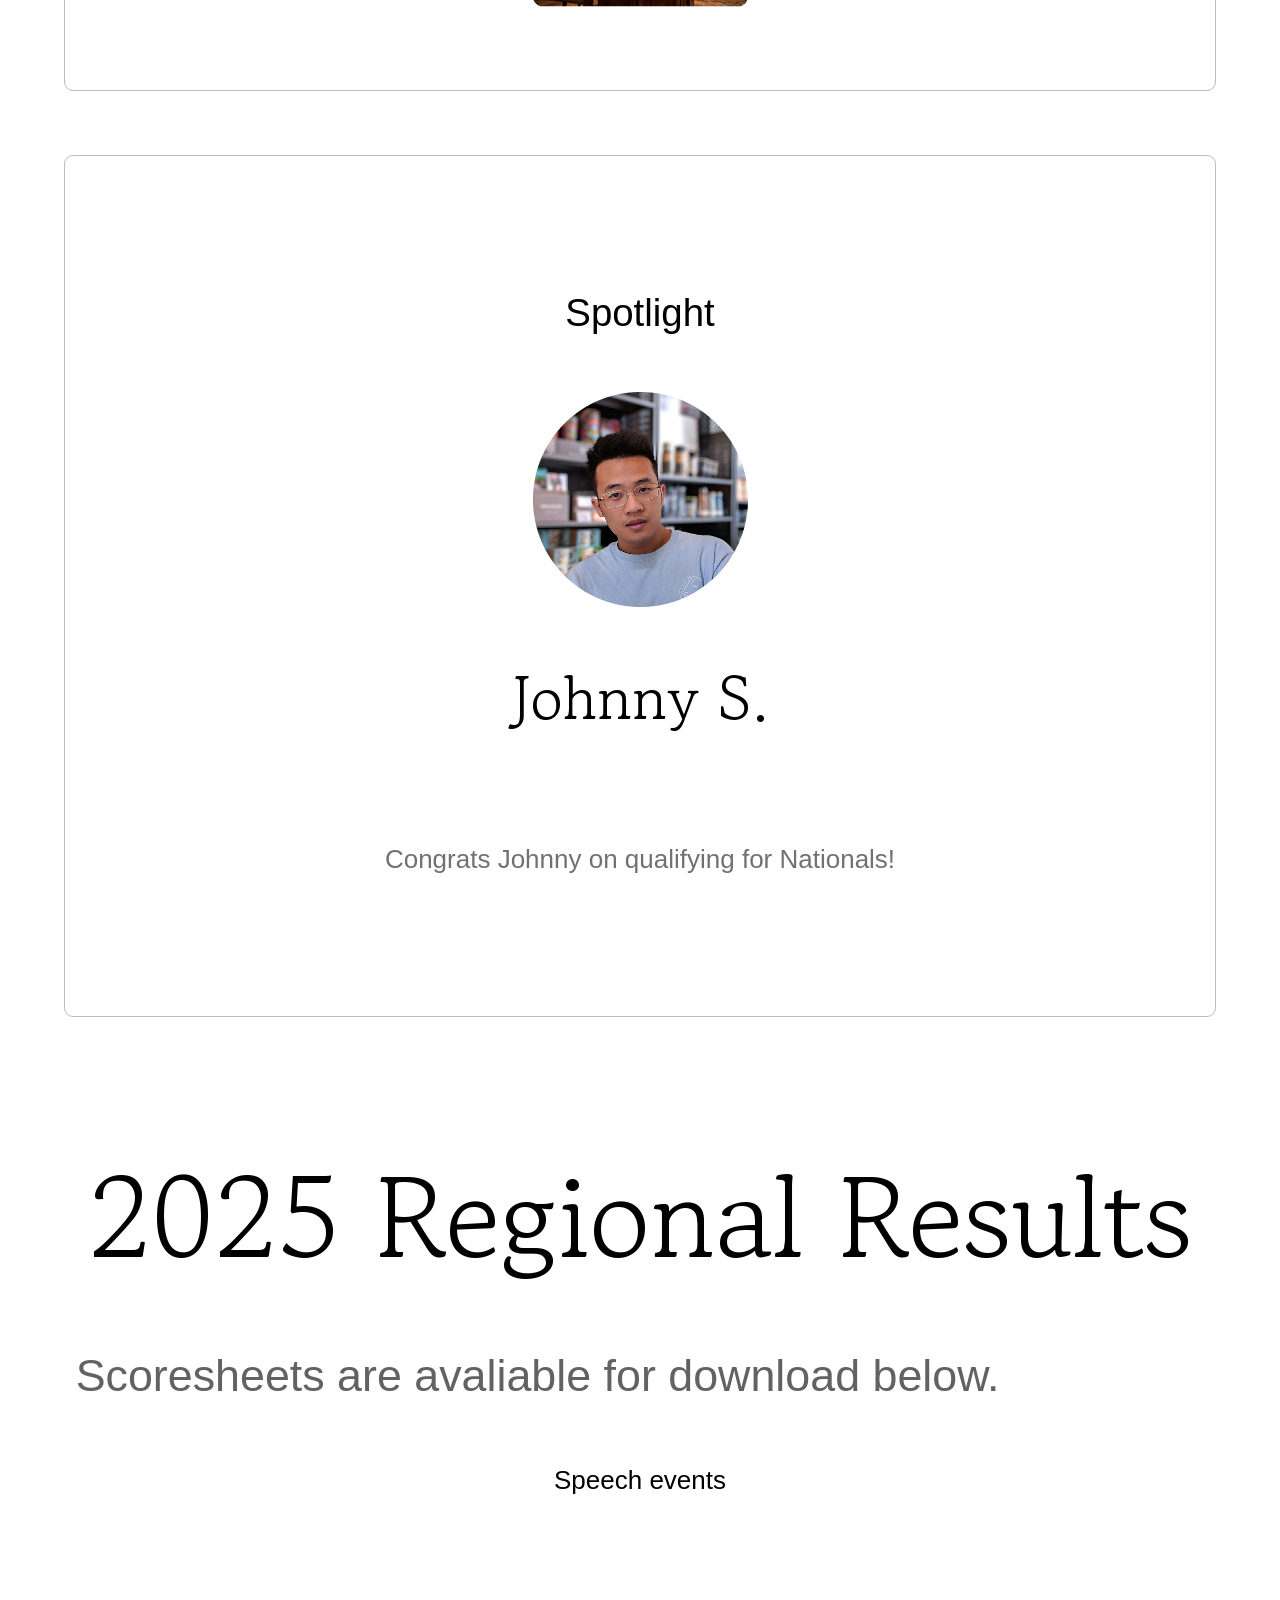
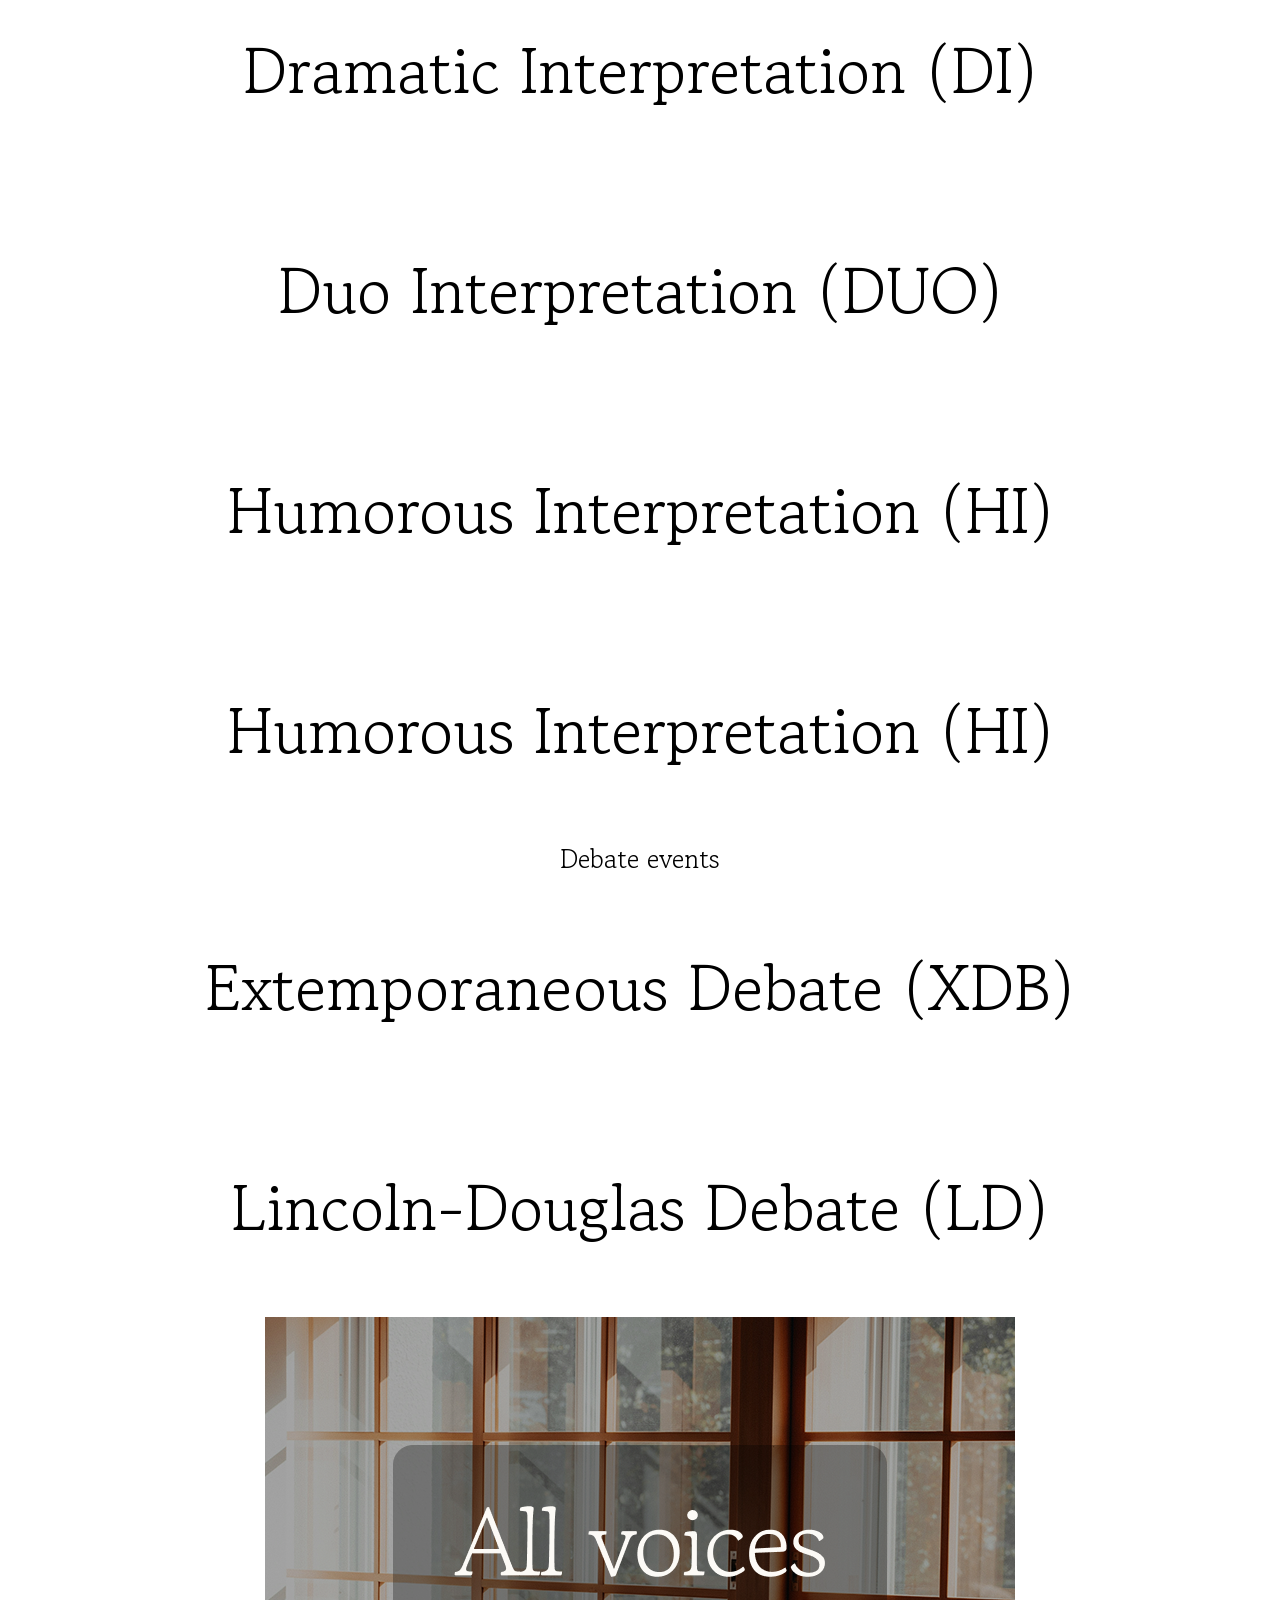
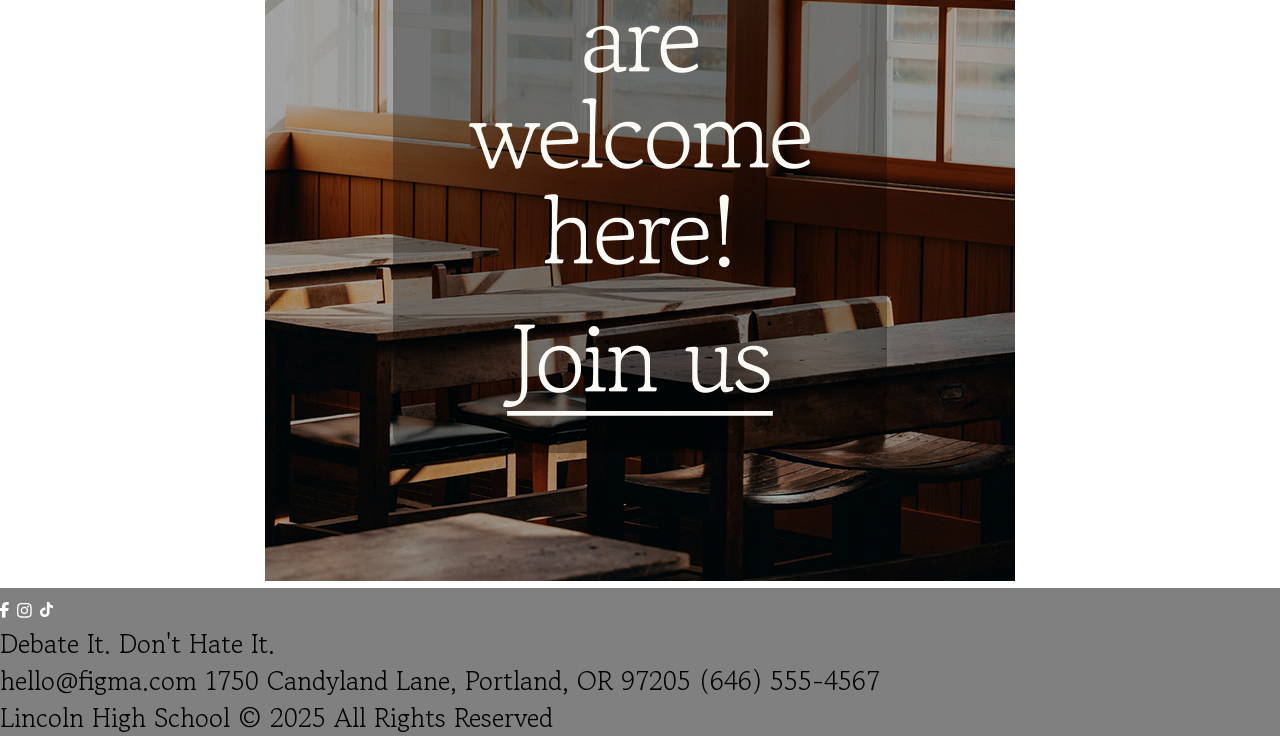
<file: layout-lincolnschool/index.html>
<!DOCTYPE html>
<html lang="en">

<head>
    <meta charset="UTF-8">
    <meta name="viewport" content="width=device-width, initial-scale=1.0">
    <title>primeira página</title>
    <link rel="preconnect" href="https://fonts.googleapis.com">
    <link rel="preconnect" href="https://fonts.gstatic.com" crossorigin>
    <link href="https://fonts.googleapis.com/css2?family=Gowun+Batang&display=swap" rel="stylesheet">
    <link rel="stylesheet" href="css/reset.css">
    <link rel="stylesheet" href="css/style.css">
</head>

<body>
    <header class="menu">
        <nav>
            <ul>
                <li>
                    <a href="#">Menu</a>
                </li>
            </ul>
        </nav>
    </header>
    <main>
        <section class="inicio" id="inicio">
            <div>
                <p>

                    Announcement: Spring ASB Election is now live for voting!
                </p>
                <p>
                    <a href="#">Survey here</a>
                </p>
            </div>
            <p>
                Committed to all students in need
            </p>
        </section>
        <section class="lincoln">
            <h1>
                Lincoln High School Speech and Debate Club
            </h1>
            <p>
                <a href="#">Join us</a>
            </p>
            <p>
                <img src="images/bibioteca.png" alt="imagem biblioteca">
            </p>
        </section>
        <section class="what">
            <ul>
                <li>
                    <h2>
                        What we do
                    </h2>
                    <h3>
                        Club Details:
                    </h3>
                    <p>
                        Speech and Debate is where you'll learn to think critically, speak confidently, and engage in
                        exciting
                        competitions. Here's everything you need to know:
                    </p>
                </li>
                <li>
                    <h2>
                        What:
                    </h2>
                    <h3>
                        Ready to find your voice?
                    </h3>
                    <p>
                        <span>
                            This is a safe place to hone your skills with like-minded peers.
                        </span>
                    </p>
                </li>
                <li>
                    <h2>
                        Who:
                    </h2>
                    <p>
                        All Lincoln High students
                    </p>
                    <p>
                        <span>
                            Everyone, in any grade, is welcome to join.
                        </span>
                    </p>
                </li>
                <li>
                    <h2>
                        When:
                    </h2>
                    <p>
                        Wednesday, 3:30-4:30pm
                    </p>
                    <p>
                        <span>
                            You’ll be out in time for the late bus home.

                        </span>
                    </p>
                </li>
                <li>
                    <h2>
                        Where:
                    </h2>
                    <h3>
                        Room 204
                    </h3>
                    <p>
                        <span>
                            We meet in Mr. Smith’s room. He’s our teacher sponsor.
                        </span>
                    </p>
                </li>
                <li>
                    <p>
                        <img src="images/cadeiras.png" alt="cadeiras imagem">
                    </p>
                </li>
            </ul>

        </section>
        <section id="latestnews" class="latestnews">
            <h2>
                The latest news
            </h2>
            <ul>
                <li class="2025">
                    <img src="images/apresentacao.png" alt="apresentacao">
                    <h2>
                        2025 Regional Results
                    </h2>
                    <h3>
                        Lincoln Takes Home 1st place overall.
                    </h3>
                    <p>
                        The team took home a stunning win, claiming 3 of the top 5 spots! Big shout outs to Emily,
                        Steve, Bryan and Lizzie.
                    </p>
                </li>
                <li class="coming">
                    <h2>
                        Upcoming event
                    </h2>
                    <h3>
                        6/11 Lunch Hour Pizza
                    </h3>
                    <img src="images/lunchhour.png" alt="lunch hour img">
                </li>
                <li class="johnny">
                    <h2>
                        Spotlight
                    </h2>
                    <img src="images/fotocara.png" alt="cara foto">
                    <h3>
                        Johnny S.
                    </h3>
                    <p>
                        Congrats Johnny on qualifying for Nationals!
                    </p>
                </li>
            </ul>
        </section>
        <section class="regional">
            <h2>
                2025 Regional Results
            </h2>
            <p>
                Scoresheets are avaliable for download below.
            </p>
            <h3>
                Speech events
            </h3>
            <ul>
                <li>
                    Dramatic Interpretation (DI)
                </li>
                <li>
                    Duo Interpretation (DUO)
                </li>
                <li>
                    Humorous Interpretation (HI)
                </li>
                <li>
                    Humorous Interpretation (HI)
                </li>
            </ul> 
            <h4>
                Debate events
            </h4>
            <ul>
                <li>
                    Extemporaneous Debate (XDB)
                </li>
                <li>
                    Lincoln-Douglas Debate (LD)
                </li>
            </ul>
            <img src="images/final.png" alt="">
        </section>
    </main>
    <footer>
        <img src="images/facebook.svg" alt="facebook">
        <img src="images/insta.svg" alt="insta">
        <img src="images/tiktok.svg" alt="tiktok">

        <h2>Debate It. Don't Hate It.</h2>
        <p>
            hello@figma.com
            1750 Candyland Lane, Portland, OR 97205 (646) 555-4567 
        </p>
        <p>
        <span>
            Lincoln High School © 2025 All Rights Reserved
        </span>
        </p>
    </footer>
</body>
</file>
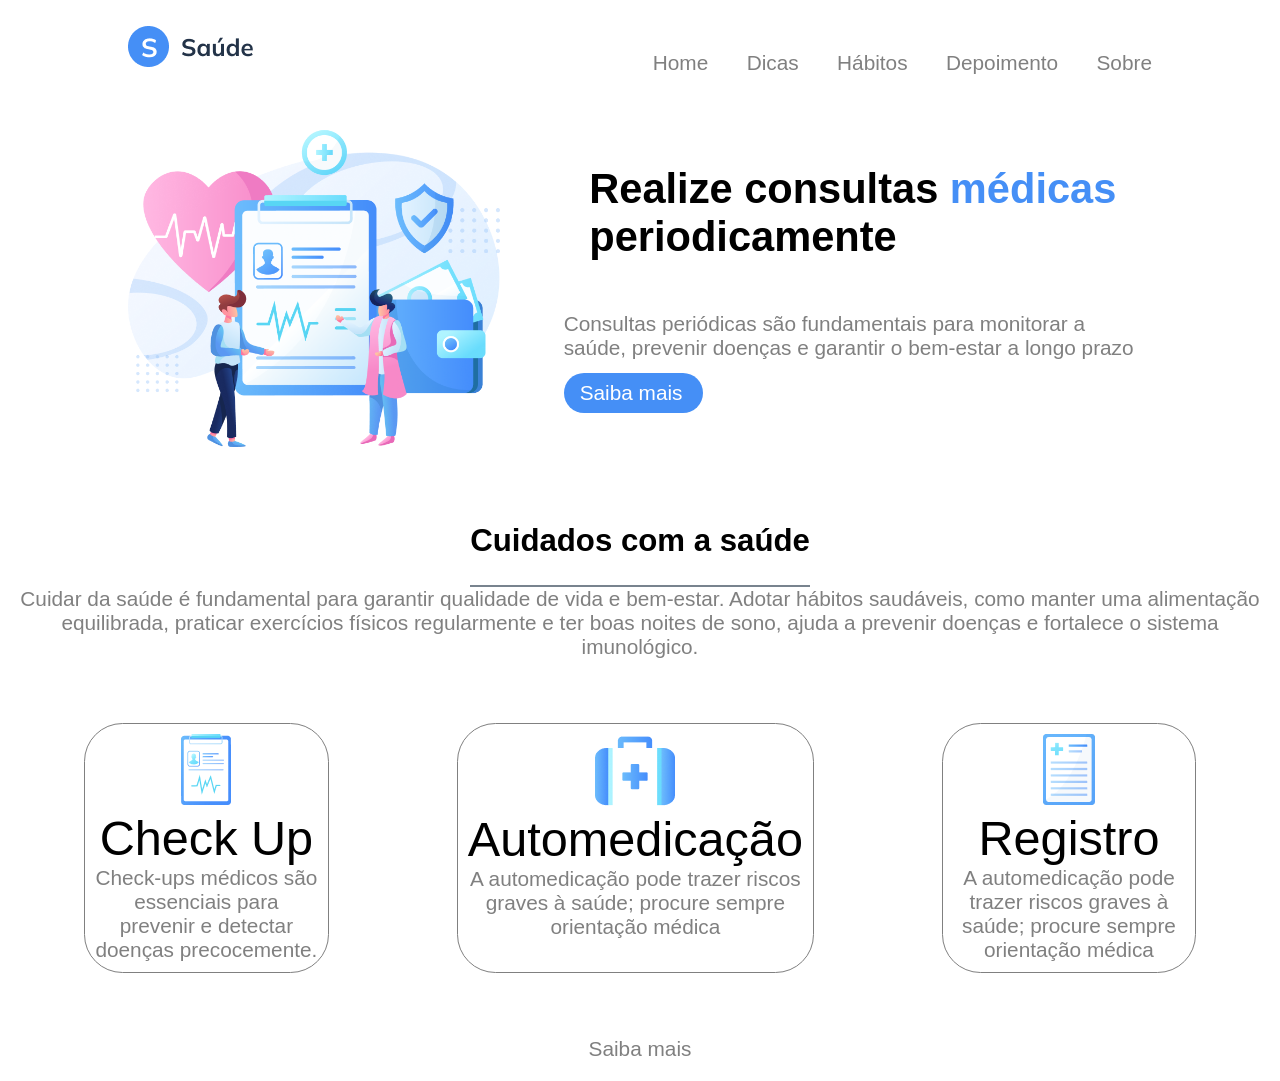
<file: atv-saudee/atv-saude/index.html>
<!DOCTYPE html>
<html lang="en">

<head>
    <meta charset="UTF-8">
    <meta name="viewport" content="width=device-width, initial-scale=1.0">
    <title> atividade saúde </title>

    <link rel="stylesheet" href="css/reset.css">
    <link rel="stylesheet" href="css/style.css">
</head>

<body>
    <header>
        <h1>
            <a href="index.html">
                <img src="src/images/logo.png" alt="logo saúde">
            </a>
        </h1>
        <nav>
            <ul>
                <li>
                    <a href="index.html">Home</a>
                </li>
                <li>
                    <a href="#">Dicas</a>
                </li>
                <li>
                    <a href="#">Hábitos</a>
                </li>
                <li>
                    <a href="#">Depoimento</a>
                </li>
                <li>
                    <a href="#">Sobre</a>
                </li>
            </ul>
        </nav>
    </header>

    <main>
        <section class="banner">
            <div>
                <img src="src/images/foto-banner.png" alt="banner">
            </div>

            <div>
                <h2>
                    Realize consultas <span>médicas</span> periodicamente
                </h2>
                <p>
                    Consultas periódicas são fundamentais para
                    monitorar a saúde, prevenir doenças e garantir
                    o bem-estar a longo prazo
                </p>
                <p>
                    <a href="#">Saiba mais</a>
                </p>
            </div>
        </section>

        <section class="cuidados">
            <h2>
                <span>
                    Cuidados com a saúde
                </span>
            </h2>
            <p>
                Cuidar da saúde é fundamental para garantir qualidade de vida e bem-estar. Adotar hábitos saudáveis,
                como manter uma alimentação equilibrada, praticar exercícios físicos regularmente e ter boas noites de
                sono, ajuda a prevenir doenças e fortalece o sistema imunológico.
            </p>
            <ul>
                <li>
                    <img src="src/images/prancheta-1.png" alt="prancheta 1">
                    <h3>
                        Check Up
                    </h3>
                    <p>
                        Check-ups médicos são essenciais para prevenir e detectar doenças precocemente.
                    </p>
                </li>

                <li>
                    <img src="src/images/mala.png" alt="imagem mala">
                    <h3>
                        Automedicação
                    </h3>
                    <p>
                        A automedicação pode trazer riscos graves à saúde; procure sempre orientação médica
                    </p>
                </li>

                <li>
                    <img src="src/images/prancheta-2.png" alt="pranheta 2">
                    <h3>Registro</h3>
                    <p>
                        A automedicação pode trazer riscos graves à saúde; procure sempre orientação médica
                    </p>
                </li>
            </ul>
            <p>
                <a href="#">Saiba mais</a>
            </p>
        </section>


    </main>

</body>

</html>
</file>
<file: atv-taxi/css/style.css>
html {
  font-size: clamp(1rem, calc(0.7rem + 2vw), 1.625rem);

}

.libre-franklin {
  font-family: "Libre Franklin", sans-serif;
  font-optical-sizing: auto;
  font-weight: 400;
  font-style: normal;
}

   /* === header === */

header nav{
  text-align: center;
  padding: 3vw 0 0 0;
}

header nav ul li{
  margin: 20px;
}

header nav ul li a{
  font-size: 25px;
}

header nav ul li .login{
  color: #FBBC05;
}

header nav ul li a.btn {
  background-color: #FBBC05;
  color: white;
  padding: 7px 14px 7px 14px;
  border-radius: 5px;
  display: inline-block;
}

   /* === banner === */

   section.banner{
    background: url(../images/background-banner.png)no-repeat;
    background-size: 100% auto;
    padding: 7vw 5vw 7vw 5vw;
    margin: 5vw 0 5vw 0;
   }

   section.banner div.img{
    display: none;
   }

   section.banner div.text h2{
    font-size: 1.5rem;
    -webkit-text-stroke: 0.8px;
   }

   section.banner div.text p{
    padding: 2vw 0 2vw 0;
    font-size: 20px;
    color: rgb(85, 82, 82);
   }

   section.banner div.text p a{
    color: white;
    background-color: rgb(0, 0, 0);
    padding: 0px 10px 0px 10px;
    border-radius: 1vw;
    display: inline-block;
   }

   /* === section ready === */

   section.ready div.img img{
    display: none;
   } 
   
   section.ready {
    text-align: center;
    padding: 3vw 5vw 3vw 5vw;
   }

   section.ready h2{
    font-weight: 600;
    font-size: 1.7rem;
    padding: 10px 0 10px 0;
   }

   section.ready p{
    color: grey;
    font-size: 0.9rem;
   }
   
   section.ready div.lista ul li{
    padding: 2vw;
    margin: 10px 0 10px 0;
   }

   section.ready div.lista ul li h3{
    font-size: 1.1rem;
    font-weight: 600;
   }

   /* === section download === */

   section.download{
    text-align: center;
    background-color: #FBBC05;
    border-radius: 10px;
    margin: 3vw 5vw 3vw 5vw;
    color: white;
    padding: 10px;
   }

   section.download h2{
    font-size: 1.5rem;
    font-weight: 600;
    padding: 20px 0 20px 0;
   }

   section.download p a{
    background-color: #252b42;
    padding: 10px 20px 10px 20px;
    border-radius:10px;
    display: inline-block;
    margin: 10px 0px 10px 0px;
   }

   section.download p{
    padding: 10px 0px 10px 0px;
   }

   section.services{
    padding: 3vw 5vw 3vw 5vw;
   }

   section.services h2{
    text-align: center;
    font-size: 1.2rem;
   }

   section.services div.text{
    text-align: center;
    margin: 0px 0px 40px 0px;
   }

   section.services ul li{
    background-color: #f6f6f6;
    padding: 30px;
    margin: 10px 0vw 10vw 0;
   }

   section.services div.list ul li h3{
    padding: 5vw 0vw 3vw 0vw;
    font-weight: 600;
   }

   section.services div.list ul li.destaque{
    background-color: #FBBC05;
   }






@media only screen and (min-width: 768px) {

  /* === header === */
  header nav{
    display: flex;
    justify-content: space-between;
  }

  header nav ul{
    display: flex;
    align-items: center;
    gap: 20px;
  }

  header{
    padding: 2px;
  }

  /* === section banner === */

  section.banner{
    display: flex;
    align-items: center;
  }

  section.banner div.text{
    padding-left: 5vw;
  }

  section.banner div.text h2{
    font-size: 2rem;
  }

  section.banner div.img{
    display: block;
    padding-left: 10vw;
  }

  section.banner div.img img{
    width: 90%;
  }

  section.banner div.text p a{
    border-radius: 0.8vw;
    font-size: 1.3vw;
    padding: 1vw 2vw 1vw 2vw;
  }

  /* === section ready === */

  section.ready div.img img{
    display: block;
  }

  section.ready > p{
    padding: 0 30% 0 30%;
  }

  section.ready div.lista ul{
    display: flex;
    flex-wrap: wrap;
    gap: 30px;
    width: 60vw;
  }

  section.ready div.lista ul li{
    width: 40%;
  }

  section.ready > div{
    gap: 10vw;    
    display:flex;
    justify-content: center;                                                                                                                                                                                                
  }

  /* === section download === */

  section.download{
    text-align: left;
    padding: 3vw;
    background: url(../images/iphone-pet-ui.png) no-repeat, url(../images/iphone-pet-ui.png) no-repeat, #FBBC05;
    background-size: auto 140%, auto 100%;
    background-position: center -40%, left 80% top -5vw;
  }

  section.download p{
    width: 25%;
    margin: 0vw 0vw 5vw 0vw;
  }

  section.services{
    display: flex;
    gap: 12vw;
  }

  section.services div.text{
    width: 30%;
  }

  section.services ul{
    display: grid;
    grid-template-columns: 1fr 1fr;
    gap: 20px;
  }
  
}
</file>
<file: cubo/css/style.css>
/* === IMPORTAÇÃO DE FONTES */

@import url("https://fonts.googleapis.com/css2?family=Epilogue:ital,wght@0,100..900;1,100..900&family=Fredoka:wght@300..700&family=Nunito:ital,wght@0,200..1000;1,200..1000&family=Oswald:wght@200..700&family=Urbanist:ital,wght@0,100..900;1,100..900&display=swap");
/*
Fontes Disponíveis:
// Sugiro usar esta 
font-family: "Urbanist", sans-serif; 
font-family: "Fredoka", sans-serif;
font-family: "Epilogue", sans-serif;
font-family: "Nunito", sans-serif;
font-family: "Oswald", sans-serif;
*/
/* ==========================*/

/* ==== FORMATAÇÃO GERAL === */
html {
  font-size: clamp(1rem, 2vw + 0.8rem, 3rem);
  background-color: #e9eaf8;
}

/* === header === */

header {
  font-family: "Urbanist", sans-serif;
  text-align: center;
  padding: 3vw 2vw 3vw 2vw;
}

header a .logo {
  font-size: 6vw;
}

header ul {
  padding: 4vw;
}

header nav ul li {
  padding: 8px;
  font-size: 4vw;
}

header nav ul li .contact {
  background-color: #747ed1;
  padding: 1vw 3vw 1vw 3vw;
  border-radius: 3vw;
  color: white;
}

/* === banner === */

section.banner {
  font-family: "Fredoka", sans-serif;
  text-align: center;
  background-color: #51225e;
  margin: 3vw 1vw 3vw 1vw;
  padding: 15vw 15vw 15vw 15vw;
  border-radius: 2vw;
  color: white;
}

section.banner h1 {
  font-size: 30px;
  padding: 2vw 3vw 2vw 3vw;
}

section.banner p {
  font-size: 17px;
}

/* === section web design === */

section.webdesign {
  align-items: center;
  text-align: center;
  background-color: white;
  margin-top: 8vw;
  padding: 10vw 15vw 10vw 15vw;
  border-radius: 2vw;
  margin: 10vw 1vw 3vw 1vw;
}

section.webdesign div.imagem {
  width: 450px;
  padding: 2vw 4vw 2vw 2vw;
}

section.webdesign h3 {
  font-family: "Fredoka", sans-serif;
  font-size: 30px;
  padding: 0vw 2vw 2vw 2vw;
}

section.webdesign p {
  font-family: "Fredoka", sans-serif;
  font-size: 25px;
  padding: 1vw 2vw 3vw 2vw;
  color: rgb(109, 108, 108);
  margin-bottom: 2vw;
}

section.webdesign a {
  font-family: "Fredoka", sans-serif;
  background-color: #e9eaf8;
  color: #747ed1;
  font-size: 22px;
  padding: 2vw 3vw 2vw 3vw;
  border-radius: 5vw;
}

/* === section processo === */

section.processo {
  font-family: "Fredoka", sans-serif;
  text-align: center;
  background-color: white;
  padding: 7vw 5vw 5vw 5vw;
  border-radius: 3vw;
  margin: 10vw 1vw 3vw 1vw;
}

section.processo img {
  padding-bottom: 50px;
}

section.processo h2 {
  font-weight: 600;
  padding: 2vw 2vw 2vw 2vw;
}

section.processo span {
  color: #747ed1;
  border-bottom: solid 2px #747ed1;
}

section.processo ul li {
  padding: 2vw 2vw 2vw 2vw;
}

section.processo ul li img {
  padding-top: 2vw;
  padding-bottom: 5px;
}

section.processo ul li h4 {
  font-size: 25px;
  padding: 2px 2px 10px 2px;
}

section.processo ul li p {
  color: rgb(107, 106, 106);
  font-size: 20px;
}

/* === footer === */

footer {
  padding-top: 5vw;
  padding-bottom: 5vw;
  text-align: center;
  color: white;
  background-color: #21262c;
  margin-top: 50px;
  margin-bottom: 50px;
}

footer p {
  font-size: 18px;
}

footer ul {
  padding-left: 40vw;
  display: flex;
  align-items: center;
  gap: 2vw;
}

footer ul li {
  align-items: center;
}

/* MEDIA QUERY - DESKTOP */
@media screen and (min-width: 600px) {
  header {
    font-family: "Urbanist", sans-serif;
    justify-content: center;
  }

  header .logo {
    font-size: 40px;
    text-align: left;
    padding-right: 30vw;
  }

  header nav ul {
    padding-top: 3vw;
    display: flex;
    gap: 3vw;
  }

  header nav ul li {
    font-size: 25px;
    padding-left: 1vw;
  }

  /* === banner === */

  section.banner {
    font-family: "Fredoka", sans-serif;
    text-align: center;
    background-color: #51225e;
    margin: 1vw 2vw 3vw 3vw;
    padding: 10vw 10vw 10vw 10vw;
    border-radius: 2vw;
    color: white;
  }

  section.banner h1 {
    font-size: 50px;
    padding: 2vw 3vw 2vw 3vw;
  }

  section.banner p {
    font-size: 25px;
  }

  /* === section web design === */

  section.webdesign {
    display: flex;
    padding: 10vw 10vw 10vw 10vw;
  }

  section.webdesign div.imagem {
    width: 50%;
    padding: 2vw 4vw 2vw 2vw;
  }

  section.webdesign .texto{
    text-align: left;
    width: 50%;
  }

  section.webdesign h3 {
    font-family: "Fredoka", sans-serif;
    font-size: 30px;
    padding: 0vw 2vw 2vw 2vw;
  }

  section.webdesign p {
    font-family: "Fredoka", sans-serif;
    font-size: 25px;
    padding: 1vw 2vw 3vw 2vw;
    color: rgb(109, 108, 108);
  }

  section.webdesign a {
    font-family: "Fredoka", sans-serif;
    background-color: #e9eaf8;
    color: #747ed1;
    font-size: 22px;
    padding: 1.2vw 2vw;
    border-radius: 3vw;
  }

  /* === section processo === */

  section.processo {
    font-family: "Fredoka", sans-serif;
    text-align: center;
    background-color: white;
    padding: 10vw 10vw 10vw 10vw;
    border-radius: 3vw;
    margin: 10vw 1vw 3vw 1vw;
  }

  section.processo img {
    padding-bottom: 50px;
  }

  section.processo h2 {
    font-size: 45px;
    font-weight: 600;
    padding: 2vw 2vw 2vw 2vw;
  }

  section.processo span {
    color: #747ed1;
    border-bottom: solid 2px #747ed1;
  }

  section.processo ul{
    display: flex;
    padding-left: 4vw;
  }

  section.processo ul li {
    padding: 2vw 2vw 2vw 2vw;
  }

  section.processo ul li img {
    padding-top: 2vw;
    padding-bottom: 5px;
  }

  section.processo ul li h4 {
    font-size: 27px;
    padding: 2px 2px 10px 2px;
  }

  section.processo ul li p {
    color: rgb(107, 106, 106);
    font-size: 22px;
  }

  /* === footer === */

  footer {
    padding-top: 3vw;
    padding-bottom: 3vw;
    text-align: center;
    color: white;
    background-color: #21262c;
    margin-top: 50px;
    margin-bottom: 50px;
  }

  footer p {
    font-size: 23px;
  }

  footer ul {
    padding-left: 46vw;
    display: flex;
    align-items: center;
    gap: 2vw;
  }

  footer ul li {
    align-items: center;
  }
}
</file>
<file: escola css/CSS/style.css>
/* === css geral === */


   html {
       font-size: clamp(1rem, calc(0.5rem + 1vw), 3rem);
       font-family: "Montserrat", sans-serif;
   }

   h2 {
       font-size: 2.5rem;
       font-weight: 550;
   }

   h3 {
       color: #96bb7c;
       margin: 5vw 0vw 5vw 0vw;
       font-size: 1.2rem;
   }

   .btn {
       background-color: #96bb7c;
       color: white;
       padding: 4px 10px 4px 10px;
       border-radius: 7px;
       margin: 7px;
   }

   .btn-border {
       color: #96bb7c;
       padding: 4px 10px 4px 10px;
       border-radius: 7px;
       border: 2px solid #96bb7c;
   }

   header {
       background-color: #f4d2d4;
       display: flex;
       justify-content: space-between;
       padding: 5vw 10vw 5vw 10vw;
   }

   header nav ul {
       display: flex;
       justify-content: space-between;
       gap: 16px;
       font-size: 1rem;
   }


   /* === banner === */


   section.banner {
       background-color: #f4d2d4;
       padding: 5vw 10vw 0vw 10vw;
       display: flex;
       gap: 1vw;
   }

   section.banner h3 {
       margin: 10vw 0vw 5vw 0vw;
   }

   section.banner p {
       font-size: 2.3vw;
       margin: 2vw 0vw 2vw 0vw;
   }

   section.banner p a.btn {
       margin: 0vw 1vw 0vw 0vw;
   }


   /* === team === */


   section.team {
       padding: 5vw 10vw 0vw 10vw;
   }

   section.team h2 {
       font-size: 1.5rem;
       margin: 1vw 0vw 1vw 0vw;
   }

   section.team h4 {
       font-weight: 600;
       font-size: 2.3vw;
   }

   section.team p {
       font-size: 2vw;
       padding: 2vw 0 2vw 0;
   }

   section.team ul {
       display: flex;
       justify-content: center;
       gap: 30px;
   }
   section.team ul li{
    width: 25%;
    background-color: #ECF0E8;
    text-align: center;
    font-size: 0.8vw;
    margin: 1vw 1vw 1vw 1vw;
   }
</file>
<file: layout-lincolnschool/css/style.css>
/* CSS geral*/
html{
    font-size: clamp(1rem, calc(0.5rem + 2vw), 1.625rem);
    font-family: "Gowun Batang", serif;
}

    menu nav ul li a {
        color: black;
        text-decoration: none;
    }
/* ============================= header =========================== */
header nav ul li{
    text-align: left;
    padding: 5vw 5vw 5vw 5vw;
    font-size: 4vw;
    border-bottom: 0.5px solid grey;
}
section.inicio{
    text-align: center;
    padding: 2.5vw 0 2.5vw 0;
}

section.inicio div{
    background-color:#F6F0E4;
    color: black;
    font-size:4.8vw;
    padding: 24px 16px 24px 16px;
    border-radius: 10px;
    display: inline-block;
    margin: 6vw 3vw 6vw 3vw;
}
section.lincoln h1{
    text-align: center;
    font-size: 2.7rem;
    padding: 5vw 5vw 5vw 5vw;
}
section.lincoln p{
    font-family: "Rethink Sans", sans-serif;
    text-align: center;
    font-size: 4vw;
    padding: 3vw 0 3vw 0;
}
section.lincoln h1{
    padding: 0 2vw 0 2vw;
}
section.what h2{
    text-align: center;
    font-size: 2.7rem;
    padding: 5vw 0 5vw 0;
}
section.what h3{
    font-family: "Rethink Sans", sans-serif;
    text-align: center;
    font-size: 4.5vw;
    padding: 7vw 7vw 7vw 7vw;
}
section.what p{
    text-align: center;
    font-size: 5.5vw;
    padding: 7vw 7vw 7vw 7vw;
}
section.what h3 {
    text-align: center;
    font-family: "Rethink Sans", sans-serif;
    font-size: 4.5vw;
    padding: 2vw 7vw 2vw 7vw;
}
section.what p span{
    font-family: "Rethink Sans", sans-serif;
    font-size: 4vw;
    text-align: center;
}
section.who h3{
    font-family: "Rethink Sans", sans-serif;

}
section.who p span{
    font-family: "Rethink Sans", sans-serif;
    font-size: 4vw;
    text-align: center;
    padding: 2vw 2vw 2vw 2vw;
}
section.when p span{
    font-family: "Rethink Sans", sans-serif;
    font-size: 4vw;
    text-align: center;
}
section.where h3{
     font-family: "Rethink Sans", sans-serif;
     font-size: 4vw;
}
section.where p img{
    text-align: center;
    padding: 5vw 5vw 5vw 5vw;
}
section.latestnews{
    text-align: center;
}
section.latestnews h2 {
    font-size: 9vw;
}
section.latestnews ul li{
    border: 1px solid rgb(190, 189, 189);
    border-radius: 9px;
    padding: 6vw 6vw 6vw 6vw;
    margin: 5vw;
}
section.latestnews ul li h2{
    font-family: "Rethink Sans", sans-serif;
    font-size: 3vw;
    padding: 4.5vw 0 4.5vw 0;
}
section.latestnews ul li h3{
    font-size: 4.8vw;
    padding: 3vw 0 3vw 0;
}
section.latestnews ul li p{
    font-family: "Rethink Sans", sans-serif;
    color: rgb(73, 73, 73);
    padding: 5vw 0vw 5vw 0vw;
}
section.latestnews ul li.johnny h2{
    font-size: 3vw;
}
section.latestnews ul li.johnny p{
    font-family: "Rethink Sans", sans-serif;
    color: rgb(114, 112, 112);
}
section.regional{
    text-align: center;
}
section.regional h2{
    font-size: 9vw;
    padding: 4vw 4vw 4vw 4vw;
}
section.regional p{
    font-family: "Rethink Sans", sans-serif;
    font-size:3.5vw;
    color: rgb(99, 98, 98);
    padding-right: 16vw;
}
section.regional h3{
    font-family: "Rethink Sans", sans-serif;
    padding: 5vw 0vw 5vw 0vw;
}
section.regional ul li{
    font-size: 5vw;
    padding: 5vw 5vw 5vw 5vw;
    border-left: 1 px solid;
}
section.regional img{
    text-align: center;
}
footer{
    background-color: grey;
}
</file>
<file: atv-saudee/atv-saude/css/style.css>
html {
  font-size: clamp(1rem, calc(0.5rem + 1vw), 1.625rem);
  font-family: 'Trebuchet MS', 'Lucida Sans Unicode', 'Lucida Grande', 'Lucida Sans', Arial, sans-serif;
}

header{
  text-align: center;
  padding: 3vw 0vw 3vw 0vw;
}

header nav ul li{
  color: gray;
  margin: 2vw 0 0 0;
}

section.banner{
  padding: 20px;
}

section.banner h2{
  font-size: 2rem;
  font-weight: bold;
}

section.banner span{
  color:#458FF6;
}

section.banner p{
  color: grey;
}

section.banner a{
  color: white;
  background-color: #458FF6;
  border-radius: 30px;
  padding: 8px 20px 8px 16px;
  display: inline-block;
}

section.banner p{
  padding: 2vw 2vw 2vw 2vw;
}

section.cuidados{
  text-align: center;
  padding: 20px;
}

section.cuidados h2{
  font-size: 1.5rem;
  font-weight: bold;
}

section.cuidados h2 span{
  border-bottom: 2px solid rgb(120, 131, 142);
  padding: 2vw 0 2vw 0vw;
  display: inline-block;
}

section.cuidados p{
  color: grey;
}

section.cuidados ul{
  display: flex;
}

section.cuidados li{
  border: 1px solid grey;
  margin: 5vw 5vw 5vw 5vw;
  border-radius: 3vw;
  padding: 10px;
}

section.cuidados ul li h3{
  font-size: 3.8vw;  
}




@media only screen and (min-width: 600px) {
  header{
    display: flex;
    justify-content: space-between;
    padding: 2vw 10vw 2vw 10vw;
  }

  header ul{
    display: flex;
    gap: 3vw;
  }
  
  section.banner{
    display: flex;
    gap: 5vw;
    padding: 2vw 10vw 2vw 10vw;
  }

  section.banner h2{
    padding: 3vw 2vw 3vw 2vw;
  }

  section.banner p{
    padding: 1vw 0vw 0vw 0vw
  }

  section.banner a:hover{
    color:#458FF6;
    background: #fa7501;
  }
}
</file>
